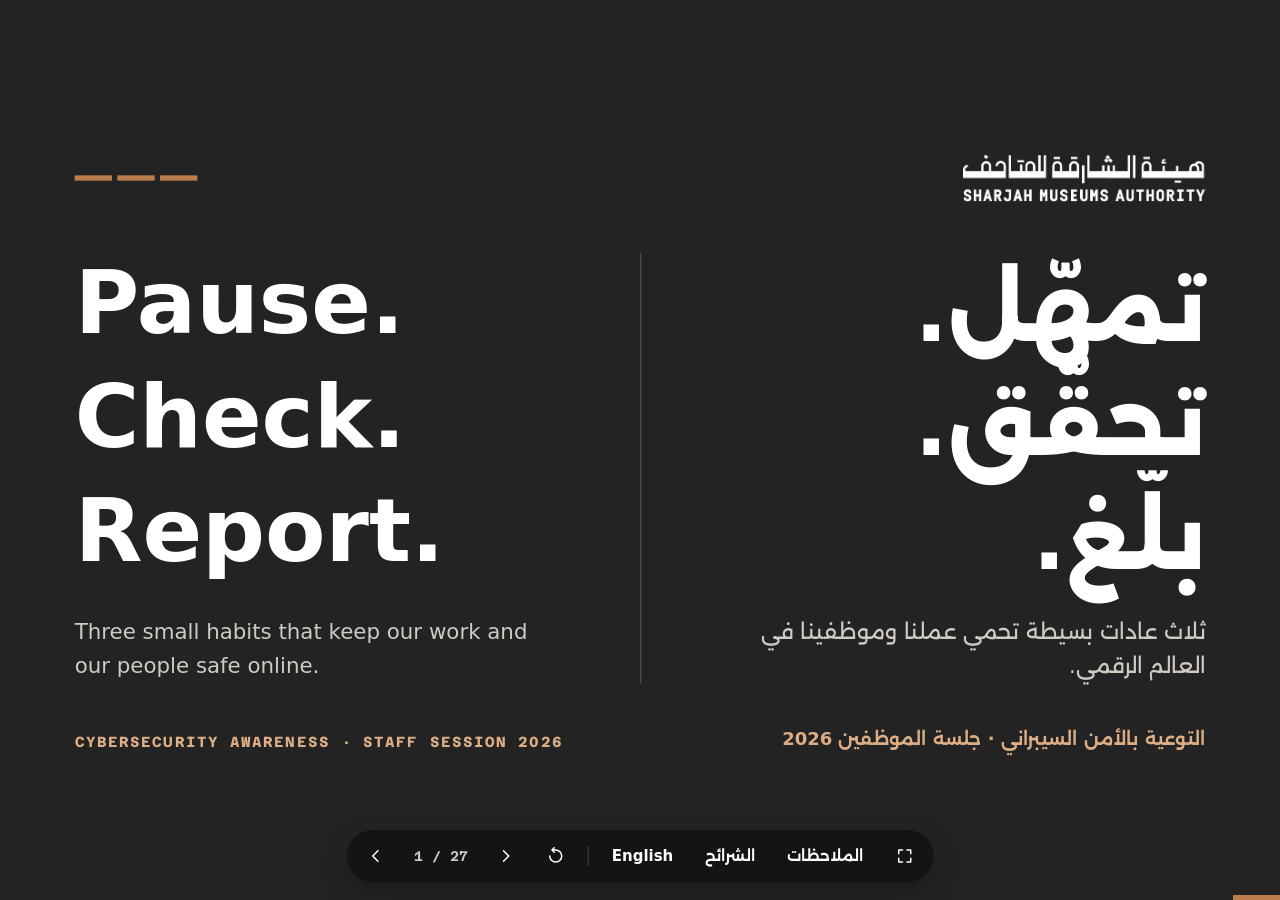
<file: cyber-awareness-2026/SMA-Cyber-Awareness.html>
<!DOCTYPE html>
<html lang="ar" dir="rtl" data-tone="dark">
<head>
<meta charset="utf-8">
<meta name="viewport" content="width=device-width, initial-scale=1">
<title>Cybersecurity awareness · Sharjah Museums Authority</title>
<!--
  SMA · Cyber awareness 2026. One self-contained file: fonts, logo, styles and
  script are embedded, so it opens offline. Generated by src/build.py; edit the
  files in src/ and rebuild rather than editing this file by hand.
-->
<style>
/* ==========================================================================
   SMA · Cyber awareness 2026
   A 1920x1080 stage scaled to the window. Off-white paper, black type and
   one copper accent, taken from the Sharjah Museums Authority identity.
   Motion: every slide plays once when it opens, then rests on its last frame.
   ========================================================================== */

/* ---- type: one family name per role, split by script with unicode-range -- */
@font-face{font-family:"SMA Text";src:url([data-uri]) format("woff2");font-weight:400 900;font-display:block;
  unicode-range:U+0000-00FF,U+0131,U+0152-0153,U+02BB-02BC,U+02C6,U+02DA,U+02DC,U+2000-206F,U+20AC,U+2122,U+2191,U+2193,U+2212,U+2215,U+FEFF,U+FFFD}
@font-face{font-family:"SMA Text";src:url([data-uri]) format("woff2");font-weight:100 900;font-display:block;
  unicode-range:U+0600-06FF,U+0750-077F,U+0870-088E,U+0890-0891,U+0897-08E1,U+08E3-08FF,U+200C-200F,U+FB50-FDFF,U+FE70-FE74,U+FE76-FEFC}
@font-face{font-family:"SMA Mono";src:url([data-uri]) format("woff2");font-weight:100 900;font-display:block;
  unicode-range:U+0000-00FF,U+0131,U+0152-0153,U+02BB-02BC,U+02C6,U+02DA,U+02DC,U+2000-206F,U+20AC,U+2122,U+2191,U+2193,U+2212,U+2215,U+FEFF,U+FFFD}
@font-face{font-family:"SMA Mono";src:url([data-uri]) format("woff2");font-weight:100 900;font-display:block;
  unicode-range:U+0600-06FF,U+0750-077F,U+0870-088E,U+0890-0891,U+0897-08E1,U+08E3-08FF,U+200C-200F,U+FB50-FDFF,U+FE70-FE74,U+FE76-FEFC}

:root{
  --paper:#F3F2EF; --card:#FFFFFF; --ink:#141414; --ink2:#55504A; --ink3:#6A645D;
  --line:#DEDAD3; --sand:#E7E4DE; --char:#232323;
  --copper:#BA7D4D; --copper-d:#8A5228; --copper-l:#DDAE85;
  --text:"SMA Text",system-ui,"Segoe UI",Tahoma,Arial,sans-serif;
  --mono:"SMA Mono",ui-monospace,Consolas,monospace;
  --ease:cubic-bezier(.16,1,.3,1);
  --s:1;
}

*,*::before,*::after{box-sizing:border-box}
html{height:100%;background:var(--paper);transition:background-color .6s var(--ease)}
html[data-tone=dark]{background:var(--char)}
body{height:100%;margin:0;overflow:hidden;color:var(--ink);font:400 32px/1.45 var(--text);
  -webkit-font-smoothing:antialiased;text-rendering:optimizeLegibility}
html[lang=ar] body{line-height:1.65}
h1,h2,h3,h4,p,ul,ol,figure,blockquote{margin:0;padding:0}
ul,ol{list-style:none}
button{font:inherit;color:inherit;background:none;border:0;padding:0;margin:0;cursor:pointer}
b,strong{font-weight:700}
bdi,.ltr{unicode-bidi:isolate;direction:ltr}
[hidden]{display:none!important}
::selection{background:var(--copper);color:#141414}
:focus{outline:none}
:focus-visible{outline:3px solid var(--copper);outline-offset:3px}
.ic{width:1em;height:1em;flex:none;fill:none;stroke:currentColor;stroke-width:2;stroke-linecap:round;stroke-linejoin:round}
.sprite{position:absolute;width:0;height:0;overflow:hidden}

/* ---- language: show one, keep the other for the small echo line ---------- */
html[lang=en] [lang=ar]:not(.keep),html[lang=ar] [lang=en]:not(.keep){display:none!important}
html[lang=en] .echo [lang=ar],html[lang=ar] .echo [lang=en]{display:inline!important}
html[lang=en] .echo [lang=en],html[lang=ar] .echo [lang=ar]{display:none!important}

/* ---- stage --------------------------------------------------------------- */
.stage{position:fixed;left:50%;top:var(--cy,50%);width:1920px;height:1080px;transform:translate(-50%,-50%) scale(var(--s));transform-origin:center;overflow:hidden}
.slide{position:absolute;inset:0;display:none;flex-direction:column;background:var(--paper);color:var(--ink)}
.slide.active{display:flex;z-index:2}
.slide.under{display:flex;z-index:1}
.slide.dark{background:var(--char);color:#fff}

/* header: wordmark, part name and where we are in the four parts */
.hd{flex:none;height:118px;margin:0 112px;display:flex;align-items:center;justify-content:space-between;border-bottom:2px solid var(--line)}
.logo{display:block;flex:none;width:254px;height:50px;background:url([data-uri]) center/contain no-repeat}
.sect{font:700 21px/1 var(--mono);letter-spacing:.1em;text-transform:uppercase;color:var(--copper-d);display:flex;align-items:center;gap:20px}
html[lang=ar] .sect{font:700 25px/1.3 var(--text);letter-spacing:0}
.segs{display:inline-flex;gap:6px}
.segs i{display:block;width:30px;height:6px;background:var(--line)}
.segs i.done{background:var(--ink)}
.segs i.now{background:var(--copper)}

/* body */
.bd{flex:1;min-height:0;padding:52px 112px 0;display:flex;flex-direction:column}
.title{font:800 76px/1.05 var(--text);letter-spacing:-.028em;text-wrap:balance;max-width:1560px}
html[lang=ar] .title{font-size:70px;line-height:1.32;letter-spacing:0}
.title.sm{font-size:62px;max-width:none}
html[lang=ar] .title.sm{font-size:56px}
.echo{margin-top:20px;font:500 26px/1.3 var(--text);color:var(--ink3)}
html[lang=en] .echo{font-size:27px;line-height:1.5;margin-top:10px}
.lead{margin-top:18px;font-size:33px;line-height:1.4;color:var(--ink2);max-width:1440px;text-wrap:pretty}
html[lang=ar] .lead{line-height:1.6}
.fill{flex:1;min-height:0;display:flex;flex-direction:column;justify-content:center;padding:24px 0 32px}

/* footer: source and date, slide number */
.ft{flex:none;height:96px;margin:0 112px;display:flex;align-items:center;justify-content:space-between;gap:48px;border-top:2px solid var(--line)}
.src{font-size:20px;line-height:1.35;color:var(--ink2);display:flex;align-items:baseline;gap:16px;max-width:1500px}
html[lang=ar] .src{font-size:21px;line-height:1.5}
.src>span:last-child{text-wrap:pretty}
.src-l{flex:none;font:700 17px/1 var(--mono);letter-spacing:.12em;text-transform:uppercase;color:var(--copper-d)}
html[lang=ar] .src-l{font:700 21px/1.3 var(--text);letter-spacing:0}
.pg{flex:none;font:600 20px/1 var(--mono);color:var(--ink3);letter-spacing:.04em;direction:ltr}

/* ==========================================================================
   Motion vocabulary. --t is the start time in seconds after the slide opens.
   Every element rests in its final state, so a slide opened with no animation
   (going back, print, reduced motion) is complete.
   ========================================================================== */
@keyframes rise{from{opacity:0;transform:translateY(28px)}}
@keyframes fade{from{opacity:0}}
@keyframes pop{0%{opacity:0;transform:scale(.55)}70%{opacity:1;transform:scale(1.06)}}
@keyframes growx{from{transform:scaleX(0)}}
@keyframes growy{from{transform:scaleY(0)}}
@keyframes draw{from{stroke-dashoffset:1}}
@keyframes lineup{from{clip-path:inset(-10% -2% 110% -2%);transform:translateY(.32em)}to{clip-path:inset(-10% -2% -40% -2%);transform:none}}
@keyframes under{from{background-size:0 4px}}
@keyframes wipe-ltr{from{clip-path:inset(0 0 0 100%)}to{clip-path:inset(0)}}
@keyframes wipe-rtl{from{clip-path:inset(0 100% 0 0)}to{clip-path:inset(0)}}
@keyframes shut{from{opacity:.0;transform:translateX(18px)}}

.slide.active .r{animation:rise .8s var(--ease) both}
.slide.active .a-fade{animation:fade .7s ease both}
.slide.active .a-pop{animation:pop .55s var(--ease) both}
.slide.active .a-line{animation:lineup .9s var(--ease) both}
.slide.active .a-grow{animation:growx .9s var(--ease) both}
.slide.active .a-draw{animation:draw .9s var(--ease) both}
.slide.active [style*="--t"]{animation-delay:calc(var(--t)*1s)}
.a-grow{transform-origin:left center}
html[dir=rtl] .a-grow{transform-origin:right center}
.a-draw{stroke-dasharray:1;stroke-dashoffset:0}

/* a change of wall colour wipes in from the reading direction */
.slide.active.wipe{animation:wipe-ltr .8s cubic-bezier(.65,0,.25,1) both}
html[dir=rtl] .slide.active.wipe{animation-name:wipe-rtl}

html.instant .slide.active,html.instant .slide.active *,html.instant .slide.active *::before,html.instant .slide.active *::after{animation:none!important}
@media (prefers-reduced-motion:reduce){
  .slide.active,.slide.active *,.slide.active *::before,.slide.active *::after{animation-duration:.01s!important;animation-delay:0s!important;animation-iteration-count:1!important}
}

/* ---- cover and close (dark, both languages at once) ---------------------- */
.cover{padding:96px 112px 88px;justify-content:space-between}
.cover-top{display:flex;align-items:center;justify-content:space-between}
.logo-w{display:block;flex:none;width:365px;height:72px;background:url([data-uri]) center/contain no-repeat}
.bars{display:inline-flex;gap:8px}
.bars i{display:block;width:56px;height:8px;background:var(--copper)}
.kick{font:700 22px/1.3 var(--mono);letter-spacing:.12em;text-transform:uppercase;color:var(--copper-l)}
.kick[lang=ar]{font:600 27px/1.4 var(--text);letter-spacing:0}
.duo{display:grid;grid-template-columns:1fr 1fr;align-items:end;direction:ltr}
.duo>div{display:flex;flex-direction:column}
.duo>[lang=en]{direction:ltr;text-align:left;padding-right:72px}
.duo>[lang=ar]{direction:rtl;text-align:right;padding-left:72px;border-left:2px solid rgba(255,255,255,.18)}
.cover-bot.duo>[lang=ar]{border-left-color:transparent}
.refrain{font:800 148px/1.02 var(--text);letter-spacing:-.035em}
.refrain span{display:block}
[lang=ar] .refrain{font-size:132px;line-height:1.3;letter-spacing:0}
.cover .lead{color:#CFCAC2;font-size:32px;max-width:720px;margin-top:40px}
.cover [lang=ar] .lead{margin-top:28px}
.cover-bot{font-size:24px}
.thanks{font:700 44px/1.3 var(--text);color:var(--copper-l);margin-top:36px}

/* ---- part dividers (dark) ------------------------------------------------ */
.divider{padding:96px 112px 84px;justify-content:space-between}
.div-mid{display:flex;align-items:center;gap:72px}
.div-n{flex:none;font:800 400px/.78 var(--text);letter-spacing:-.04em;color:var(--copper-l);direction:ltr;min-width:240px;text-align:center}
.div-t h2{font:800 124px/1.04 var(--text);letter-spacing:-.035em;text-wrap:balance;max-width:1200px}
html[lang=ar] .div-t h2{font-size:110px;line-height:1.3;letter-spacing:0}
.div-t .echo{color:#A8A29A;font-size:30px;margin-top:20px}
.div-t p.sub{margin-top:26px;font-size:38px;line-height:1.35;color:#CFCAC2;max-width:1100px}
html[lang=ar] .div-t p.sub{line-height:1.6}
.road{display:grid;grid-template-columns:repeat(4,1fr);gap:28px}
.road li{position:relative;padding-top:26px;font-size:25px;line-height:1.3;font-weight:600;color:#8F8A83;display:flex;gap:14px;align-items:baseline}
html[lang=ar] .road li{line-height:1.5}
.road li::before,.road li::after{content:"";position:absolute;inset-inline:0;top:0;height:6px;background:rgba(255,255,255,.16)}
.road li::after{background:#fff;transform:scaleX(0);transform-origin:left center}
html[dir=rtl] .road li::after{transform-origin:right center}
.road li.done{color:#CFCAC2}
.road li.done::after{transform:none}
.road li.now{color:#fff}
.road li.now::after{background:var(--copper);transform:none}
.slide.active .road li.now::after{animation:growx 1.3s var(--ease) .7s both}
.road .n{font:700 20px/1 var(--mono);color:inherit;opacity:.7;direction:ltr}
/* the same road map on paper (agenda) */
.road.light{gap:40px}
.road.light li{flex-direction:column;gap:10px;color:var(--ink);padding-top:38px}
.road.light li::before{background:var(--line)}
.road.light li::after{background:var(--copper);transform:none}
.slide.active .road.light li::after{animation:growx 1.1s var(--ease) both;animation-delay:calc(var(--t,0)*1s)}
.road.light .n{font:800 96px/1 var(--text);letter-spacing:-.04em;opacity:1;color:var(--copper-d)}
.road.light h3{font-size:42px;font-weight:800;line-height:1.14;letter-spacing:-.02em;text-wrap:balance}
html[lang=ar] .road.light h3{font-size:40px;line-height:1.4;letter-spacing:0}
.road.light p{font-size:27px;font-weight:400;color:var(--ink2);line-height:1.4}
html[lang=ar] .road.light p{line-height:1.6}
.promise{margin-top:52px;font-size:27px;color:var(--ink2);display:flex;gap:18px;align-items:center}
.promise::before{content:"";flex:none;width:44px;height:6px;background:var(--copper)}

/* ---- figures ------------------------------------------------------------- */
.fig{font:800 160px/1 var(--text);letter-spacing:-.04em;white-space:nowrap;font-variant-numeric:tabular-nums}
html[lang=ar] .fig{line-height:1.25;letter-spacing:0}
html[lang=ar] .fig bdi{letter-spacing:-.04em}
.fig .w{letter-spacing:-.02em;font-size:.6em}
html[lang=ar] .fig .w{letter-spacing:0}
.fig .q{display:block;font:700 26px/1.2 var(--text);letter-spacing:0;color:var(--copper-d);margin-bottom:6px}
html[lang=ar] .fig .q{font-size:28px;line-height:1.4;margin-bottom:0}
.fig-xl{font-size:190px}
.fig-m{font-size:110px}
.cap{margin-top:22px;font-size:33px;line-height:1.4;max-width:900px;text-wrap:pretty}
html[lang=ar] .cap{line-height:1.6}
.cap-s{font-size:28px;color:var(--ink2);margin-top:14px}
.pair{display:grid;grid-template-columns:1fr 1fr;gap:72px;margin-top:34px;padding-top:30px;border-top:2px solid var(--line)}
.pair li{display:grid;grid-template-columns:auto 1fr;gap:32px;align-items:center}
.pair .cap{margin:0;font-size:27px;color:var(--ink2)}
.split{display:grid;grid-template-columns:1fr 1fr;gap:80px;align-items:center}
.side{display:flex;flex-direction:column;gap:32px;border-inline-start:2px solid var(--line);padding-inline-start:64px}
.trio{display:grid;grid-template-columns:repeat(3,1fr);gap:64px}
.trio>li{position:relative;padding-top:36px}
.trio>li::before{content:"";position:absolute;inset-inline:0;top:0;height:6px;background:var(--copper);transform-origin:left center}
html[dir=rtl] .trio>li::before{transform-origin:right center}
.slide.active .trio>li::before{animation:growx 1s var(--ease) both;animation-delay:calc(var(--t,0)*1s)}
.trio .fig{font-size:94px}
.trio .cap{font-size:29px;color:var(--ink2);max-width:none}

/* one axis: last year's figure and this year's range */
.scale{position:relative;margin-top:22px;padding-top:84px;padding-bottom:38px}
.scale .track{position:relative;height:20px;border-bottom:2px solid var(--ink3)}
.scale .band{position:absolute;bottom:0;inset-inline-start:45%;width:55%;height:20px;background:var(--copper);border-radius:4px 4px 0 0}
.scale .dot{position:absolute;bottom:-9px;inset-inline-start:calc(25% - 10px);width:20px;height:20px;border-radius:50%;background:var(--ink);box-shadow:0 0 0 3px var(--paper)}
.scale .lab{position:absolute;top:0;font-size:24px;line-height:1.35;color:var(--ink2);white-space:nowrap}
.scale .lab b{display:block}
.scale .lab.l1{text-align:center}
.scale .lab b{color:var(--ink)}
.scale .lab.l1{inset-inline-start:25%;transform:translateX(-50%)}
html[dir=rtl] .scale .lab.l1{transform:translateX(50%)}
.scale .lab.l2{inset-inline-start:45%}
.scale .ticks{position:absolute;inset-inline:0;bottom:0;height:30px;font:500 20px/30px var(--mono);color:var(--ink3)}
.scale .ticks span{position:absolute;transform:translateX(-50%)}
html[dir=rtl] .scale .ticks span{transform:translateX(50%)}
.scale .ticks span:first-child{transform:none}
.scale .ticks span:last-child{transform:translateX(-100%)}
html[dir=rtl] .scale .ticks span:last-child{transform:translateX(100%)}

/* ---- statements ---------------------------------------------------------- */
.say{position:relative;padding-inline-start:96px}
.say::before{content:"\201C";position:absolute;inset-inline-start:0;top:-.08em;font:800 170px/1 var(--text);color:var(--copper)}
html[dir=rtl] .say::before{content:"\00AB";font-size:120px;top:.02em}
.say p{font:700 58px/1.18 var(--text);letter-spacing:-.02em;max-width:1440px;text-wrap:balance}
html[lang=ar] .say p{font-size:52px;line-height:1.5;letter-spacing:0}
.say cite{display:block;margin-top:20px;font-style:normal;font-size:25px;color:var(--ink2)}
.say.sm{margin-top:48px}
.say.sm::before{font-size:110px;color:var(--line)}
html[dir=rtl] .say.sm::before{font-size:84px}
.say.sm p{font-size:40px;font-weight:600;letter-spacing:-.01em}
html[lang=ar] .say.sm p{font-size:38px}
.note{margin-top:30px;display:flex;align-items:center;gap:20px;font-size:30px;font-weight:700;line-height:1.35}
html[lang=ar] .note{line-height:1.55}
.note::before{content:"";flex:none;width:44px;height:6px;background:var(--copper)}
.note cite{font-style:normal;font-weight:400;color:var(--ink2);font-size:.82em}

/* ---- what we protect: one outline drawn around three things -------------- */
.guard{position:relative;display:grid;grid-template-columns:repeat(3,1fr);padding:44px 12px 40px}
.guard>li{padding:6px 52px;border-inline-start:2px solid var(--line)}
.guard>li:first-child{border-inline-start:0}
.guard .ic{width:76px;height:76px;stroke-width:1.5;color:var(--copper-d)}
.guard h3{font-size:54px;font-weight:800;letter-spacing:-.02em;line-height:1.1;margin-top:14px}
html[lang=ar] .guard h3{font-size:50px;line-height:1.4;letter-spacing:0}
.guard p{font-size:28px;line-height:1.4;color:var(--ink2);margin-top:10px}
html[lang=ar] .guard p{line-height:1.6}
.guard>li.ring{position:absolute;inset:0;padding:0;border:4px solid var(--ink);pointer-events:none}
.slide.active .guard>li.ring{animation:wipe-rtl 1.5s cubic-bezier(.65,0,.25,1) both;animation-delay:calc(var(--t)*1s)}
html[dir=rtl] .slide.active .guard>li.ring{animation-name:wipe-ltr}
.guard>li.tag{position:absolute;top:-22px;inset-inline-end:56px;border:0;background:var(--ink);color:#fff;font-size:24px;font-weight:700;line-height:1;padding:10px 18px 10px 14px;display:flex;align-items:center;gap:10px}
.guard .tag .ic{width:24px;height:24px;color:var(--copper-l);stroke-width:2.2}

/* ---- three meanings of "secure" ------------------------------------------ */
.cia{display:grid;grid-template-columns:repeat(3,1fr)}
.cia>li{padding:0 56px;border-inline-start:2px solid var(--line)}
.cia>li:first-child{border-inline-start:0;padding-inline-start:0}
.cia svg{display:block;width:132px;height:132px;fill:none;stroke:var(--ink);stroke-width:5;stroke-linecap:round;stroke-linejoin:round;overflow:visible}
.cia svg .c{stroke:var(--copper)}
.cia h3{font-size:68px;font-weight:800;letter-spacing:-.03em;line-height:1.05;margin-top:30px}
html[lang=ar] .cia h3{font-size:62px;line-height:1.35;letter-spacing:0}
.cia .term{font-size:24px;color:var(--ink3);margin-top:6px}
.cia p.d{font-size:32px;line-height:1.4;color:var(--ink2);margin-top:16px;max-width:440px}
html[lang=ar] .cia p.d{line-height:1.6}
@keyframes shackle{from{transform:translateY(-16px)}}
.slide.active .cia .shackle{animation:shackle .6s var(--ease) both;animation-delay:calc(var(--t)*1s)}
@keyframes spin-in{from{stroke-dashoffset:1;transform:rotate(-90deg)}}

/* ---- six ways in: the hub ------------------------------------------------ */
.hub{position:relative;height:560px;display:grid;grid-template-columns:600px 1fr 600px;grid-template-rows:repeat(3,1fr)}
.hub svg.wires{position:absolute;inset:0;width:100%;height:100%;overflow:visible}
.hub .wires path{fill:none;stroke:var(--ink3);stroke-width:2.5}
.hub .wires circle.tip{fill:var(--copper)}
.hub .wires circle.halo{fill:none;stroke:var(--copper);stroke-width:3}
@keyframes halo{0%{opacity:0;transform:scale(.8)}35%{opacity:1}100%{opacity:0;transform:scale(1.5)}}
.hub .wires circle.halo{opacity:0;transform-origin:848px 280px}
.slide.active .hub .wires circle.halo{animation:halo 1.4s ease-out both;animation-delay:calc(var(--t)*1s)}
.hub .me{grid-column:2;grid-row:1/4;place-self:center;width:232px;height:232px;border-radius:50%;background:var(--ink);display:flex;flex-direction:column;align-items:center;justify-content:center;gap:2px;color:#fff;font-size:34px;font-weight:800;line-height:1.2;position:relative;z-index:1}
.hub .me .ic{width:68px;height:68px;stroke-width:1.6;color:var(--copper-l)}
.way{position:relative;z-index:1;display:flex;align-items:center;gap:24px}
.way:nth-of-type(-n+3){grid-column:1;flex-direction:row-reverse;text-align:end}
.way:nth-of-type(n+4){grid-column:3}
.slide.active .hub .wires path{stroke-dasharray:1;animation:draw .7s var(--ease) both;animation-delay:calc(var(--t)*1s)}
.hub .wires .tip{transform-box:fill-box;transform-origin:center}
.slide.active .hub .wires .tip{animation:pop .45s var(--ease) both;animation-delay:calc(var(--t)*1s + .45s)}
.w-l1{--t:.8}.w-l2{--t:1.2}.w-l3{--t:1.6}.w-r1{--t:2.0}.w-r2{--t:2.4}.w-r3{--t:2.8}
html[dir=rtl] .w-r1{--t:.8}html[dir=rtl] .w-r2{--t:1.2}html[dir=rtl] .w-r3{--t:1.6}html[dir=rtl] .w-l1{--t:2.0}html[dir=rtl] .w-l2{--t:2.4}html[dir=rtl] .w-l3{--t:2.8}
.way:nth-of-type(1),.way:nth-of-type(4){grid-row:1}
.way:nth-of-type(2),.way:nth-of-type(5){grid-row:2}
.way:nth-of-type(3),.way:nth-of-type(6){grid-row:3}
.way .ring{flex:none;width:92px;height:92px;border:2.5px solid var(--ink);border-radius:50%;display:grid;place-items:center;background:var(--paper)}
.way .ring .ic{width:44px;height:44px;stroke-width:1.7}
.way h3{font-size:38px;font-weight:800;line-height:1.15;letter-spacing:-.02em}
html[lang=ar] .way h3{font-size:36px;line-height:1.4;letter-spacing:0}
.way p{font-size:25px;color:var(--ink2);line-height:1.3}
html[lang=ar] .way p{line-height:1.5}

/* ---- specimen + numbered signs (messages, apps) -------------------------- */
.two{display:grid;grid-template-columns:1fr 1.08fr;gap:84px;align-items:center}
.msg{background:var(--card);border:2px solid var(--line);border-radius:16px;padding:32px 36px 36px;position:relative}
.msg-h{display:flex;align-items:center;justify-content:space-between;font-size:22px;color:var(--ink3);margin-bottom:20px}
.eg{font:700 17px/1 var(--mono);letter-spacing:.1em;text-transform:uppercase;color:var(--copper-d);border:2px solid var(--copper);padding:8px 12px}
html[lang=ar] .eg{font:700 20px/1.2 var(--text);letter-spacing:0}
.bubble{background:var(--sand);border-radius:16px;padding:28px 32px;font-size:31px;line-height:1.55;transform-origin:left bottom}
html[dir=rtl] .bubble{transform-origin:right bottom;line-height:1.8}
.bubble bdi{white-space:nowrap}
.bubble mark,.listing mark{color:inherit;background:linear-gradient(var(--copper),var(--copper)) no-repeat left 100%/100% 4px;padding-bottom:3px;-webkit-box-decoration-break:clone;box-decoration-break:clone}
html[dir=rtl] .bubble mark,html[dir=rtl] .listing mark{background-position:right 100%}
.slide.active mark{animation:under .7s var(--ease) both;animation-delay:calc(var(--t)*1s)}
.typing{position:absolute;inset-inline-start:36px;bottom:36px;display:flex;gap:8px;background:var(--sand);border-radius:16px;padding:20px 22px;opacity:0}
.typing i{width:12px;height:12px;border-radius:50%;background:var(--ink3)}
@keyframes typing{0%,100%{opacity:0}10%,85%{opacity:1}}
@keyframes bob{0%,100%{transform:none}50%{transform:translateY(-7px)}}
.slide.active .typing{animation:typing 1s linear both}
.slide.active .typing i{animation:bob .5s ease-in-out 2}
.slide.active .typing i:nth-child(2){animation-delay:.12s}
.slide.active .typing i:nth-child(3){animation-delay:.24s}
.pin{display:inline-grid;place-items:center;width:38px;height:38px;border-radius:50%;background:var(--ink);color:#fff;font:700 20px/1 var(--mono);vertical-align:middle;margin-inline:6px 2px;direction:ltr}
.signs li{display:flex;align-items:center;gap:24px;padding:19px 0;border-top:2px solid var(--line);font-size:33px;font-weight:600;line-height:1.3}
html[lang=ar] .signs li{line-height:1.5}
.signs li:last-child{border-bottom:2px solid var(--line)}
.signs .pin{width:46px;height:46px;font-size:23px;margin:0;flex:none}
.signs small{display:block;font-size:.76em;font-weight:400;color:var(--ink2)}
.signs.tight li{padding:13px 0;font-size:30px}
.todo{margin-top:30px}
.todo h3{font:700 19px/1 var(--mono);letter-spacing:.12em;text-transform:uppercase;color:var(--copper-d);margin:0 0 14px}
html[lang=ar] .todo h3{font:700 24px/1.3 var(--text);letter-spacing:0}
.chips{display:flex;flex-wrap:wrap;gap:14px}
.chips li{border:2px solid var(--ink);padding:11px 20px;font-size:26px;font-weight:600;line-height:1.25;background:var(--card);display:flex;align-items:center;gap:12px}
html[lang=ar] .chips li{line-height:1.45}
.chips .ic{width:26px;height:26px;stroke-width:2.6;color:var(--copper-d)}
.chips .ic{stroke-dasharray:1;stroke-dashoffset:0}
.slide.active .chips .ic{animation:draw .5s ease-out both;animation-delay:calc(var(--t)*1s)}

/* an app-store listing (invented) */
.listing{background:var(--card);border:2px solid var(--line);border-radius:16px;padding:32px 36px 30px;font-size:27px;line-height:1.4}
.listing .top{display:flex;gap:26px;align-items:center;margin-bottom:22px}
.listing .tile{flex:none;position:relative;width:112px;height:112px;border-radius:24px;background:var(--copper);display:grid;place-items:center;color:#fff}
.listing .tile .ic{width:60px;height:60px;stroke-width:1.8}
.listing .tile .pin{position:absolute;inset-inline-end:-14px;top:-14px;margin:0}
.listing h3{font-size:38px;font-weight:800;line-height:1.2;letter-spacing:-.01em}
html[lang=ar] .listing h3{letter-spacing:0;line-height:1.4}
.listing .row{display:flex;align-items:center;gap:14px;padding:13px 0;border-top:2px solid var(--line);min-height:68px}
.listing .row .k{flex:none;width:170px;color:var(--ink3);font-size:23px}
.listing .stars{display:inline-flex;gap:3px;color:var(--copper);margin-inline-end:10px}
.listing .stars .ic{width:26px;height:26px;fill:currentColor;stroke:none}
.listing .eg{position:absolute}
.listing{position:relative}
html[lang=ar] .listing{line-height:1.6}
.listing .eg{inset-inline-end:28px;top:28px}

/* ---- sign-in (account theft, second step) -------------------------------- */
.login{background:var(--card);border:2px solid var(--line);border-radius:16px;padding:24px 34px 26px;font-size:27px;position:relative}
.login h3{font-size:28px;font-weight:800;margin-bottom:12px;line-height:1.3}
.field{border:2px solid var(--line);border-radius:10px;padding:6px 20px 8px;margin-bottom:12px}
.field small{display:block;font-size:20px;color:var(--ink3);line-height:1.3}
.field span{display:block;font-size:30px;font-weight:600;line-height:1.3;direction:ltr;text-align:start;unicode-bidi:plaintext}
.field .dots{letter-spacing:.2em;font-size:34px;line-height:1.14;width:max-content;max-width:100%}
html[dir=rtl] .field .dots{margin-inline-start:auto;direction:rtl}
@keyframes typein{from{clip-path:inset(0 100% 0 0)}to{clip-path:inset(0 0 0 0)}}
@keyframes typein-rtl{from{clip-path:inset(0 0 0 100%)}to{clip-path:inset(0 0 0 0)}}
.slide.active .dots{animation:typein 1.3s steps(9,end) both;animation-delay:calc(var(--t)*1s)}
html[dir=rtl] .slide.active .dots{animation-name:typein-rtl}
.btn{display:block;background:var(--ink);color:#fff;font-weight:700;text-align:center;border-radius:10px;padding:10px;font-size:27px;line-height:1.4}
@keyframes press{0%,100%{transform:none}45%{transform:scale(.96);background:var(--copper-d)}}
.slide.active .btn{animation:press .5s ease both;animation-delay:calc(var(--t)*1s)}
.verdict{margin-top:14px;display:flex;align-items:center;gap:14px;font-size:30px;font-weight:800;line-height:1.3}
.verdict .ic{width:40px;height:40px;stroke-width:2.6;flex:none;padding:7px;border-radius:50%;background:var(--copper);color:#141414}
.verdict.ok .ic{background:var(--ink);color:#fff}
.verdict small{font-weight:400;color:var(--ink2);font-size:.82em}
.prompt{margin-top:14px;border:2px solid var(--ink);border-radius:10px;padding:14px 20px;display:flex;align-items:center;gap:18px;font-size:26px;font-weight:600;line-height:1.3;background:var(--paper)}
.prompt .ic{width:44px;height:44px;flex:none;stroke-width:1.6}
.prompt b{margin-inline-start:auto;flex:none;background:var(--ink);color:#fff;padding:6px 18px;border-radius:8px}
.harm{display:grid;gap:0}
.harm li{display:flex;align-items:center;gap:22px;padding:20px 0;border-top:2px solid var(--line);font-size:38px;font-weight:700;line-height:1.3}
html[lang=ar] .harm li{font-size:36px;line-height:1.5}
.harm li:last-child{border-bottom:2px solid var(--line)}
.harm li::before{content:"";flex:none;width:26px;height:6px;background:var(--copper)}

/* ---- files being locked (ransomware) ------------------------------------- */
.files{background:var(--card);border:2px solid var(--line);border-radius:16px;padding:26px 34px 30px;position:relative;font-size:28px}
.files-h{display:flex;justify-content:space-between;align-items:center;font-size:22px;color:var(--ink3);margin-bottom:10px}
.files li{position:relative;display:flex;align-items:center;gap:20px;padding:13px 0;border-top:2px solid var(--line);font-weight:600}
.files li>.ic{width:36px;height:36px;stroke-width:1.7;color:var(--ink3)}
.files .nm{position:relative}
.files .lk{margin-inline-start:auto}
.files .nm::after{content:"";position:absolute;inset:-2px -8px;background:var(--ink);transform-origin:left center}
html[dir=rtl] .files .nm::after{transform-origin:right center}
.slide.active .files .nm::after{animation:growx .45s cubic-bezier(.65,0,.25,1) both;animation-delay:calc(var(--t)*1s)}
.files .lk{width:34px;height:34px;color:var(--copper-d);stroke-width:2.2}
.slide.active .files .lk{animation:pop .45s var(--ease) both;animation-delay:calc(var(--t)*1s + .3s)}
.ransom{margin-top:18px;background:var(--ink);color:#fff;padding:20px 26px;border-radius:10px;display:flex;align-items:center;justify-content:space-between;gap:24px;font-size:28px;font-weight:600;line-height:1.35}
html[lang=ar] .ransom{line-height:1.55}
.stamp{flex:none;border:3px solid var(--copper-l);color:var(--copper-l);font-weight:800;font-size:30px;padding:6px 20px;transform:rotate(-4deg);line-height:1.3}
@keyframes stamp{0%{opacity:0;transform:rotate(-4deg) scale(1.9)}60%{opacity:1;transform:rotate(-4deg) scale(.94)}100%{transform:rotate(-4deg) scale(1)}}
.slide.active .stamp{animation:stamp .5s cubic-bezier(.3,1.3,.5,1) both;animation-delay:calc(var(--t)*1s)}
.facts li{padding:18px 0;border-top:2px solid var(--line);font-size:31px;line-height:1.4}
html[lang=ar] .facts li{line-height:1.6}
.facts li:last-child{border-bottom:2px solid var(--line)}
.facts b{font-weight:800}
.facts cite{display:block;font-style:normal;font-size:22px;color:var(--ink3);margin-top:4px}

/* ---- a video call (deepfake) --------------------------------------------- */
.call{position:relative;background:var(--char);border-radius:16px;height:440px;overflow:hidden;color:#fff;display:grid;place-items:center}
.call .face{width:180px;height:180px;color:#8F8A83;stroke-width:1.1;margin-top:70px}
.call .who{position:absolute;inset-inline-start:26px;bottom:24px;display:flex;align-items:center;gap:16px;font-size:24px;font-weight:600;background:rgba(0,0,0,.45);padding:10px 18px;border-radius:10px}
.wave{display:inline-flex;gap:5px;align-items:center;height:30px}
.wave i{width:5px;height:100%;background:var(--copper-l);border-radius:3px;transform:scaleY(.25)}
@keyframes talk{0%,100%{transform:scaleY(.25)}50%{transform:scaleY(1)}}
.slide.active .wave i{animation:talk .5s ease-in-out 9}
.slide.active .wave i:nth-child(2){animation-delay:.1s}
.slide.active .wave i:nth-child(3){animation-delay:.22s}
.slide.active .wave i:nth-child(4){animation-delay:.05s}
.slide.active .wave i:nth-child(5){animation-delay:.3s}
.call .says{position:absolute;inset-inline-end:26px;top:24px;max-width:56%;background:#fff;color:var(--ink);border-radius:14px;padding:14px 20px;font-size:25px;font-weight:600;line-height:1.35}
html[lang=ar] .call .says{line-height:1.55}
.call .scan{position:absolute;inset-block:0;inset-inline-start:0;width:6px;background:var(--copper);box-shadow:0 0 40px 12px rgba(186,125,77,.45);opacity:0}
@keyframes scan{0%{opacity:0;inset-inline-start:0}8%{opacity:1}92%{opacity:1}100%{opacity:0;inset-inline-start:100%}}
.slide.active .call .scan{animation:scan 1.5s cubic-bezier(.65,0,.25,1) both;animation-delay:calc(var(--t)*1s)}
.call .tagrow{position:absolute;inset-inline-end:26px;bottom:24px;display:grid}
.call .eg{position:absolute;inset-inline-start:26px;top:26px;color:var(--copper-l);border-color:var(--copper-l)}
.call .tagrow span{grid-area:1/1;justify-self:end;font-size:24px;font-weight:800;padding:10px 18px;border-radius:10px;line-height:1.3;white-space:nowrap}
.call .t-real{background:rgba(255,255,255,.16);opacity:0}
.call .t-ai{background:var(--copper);color:#141414}
@keyframes blink-out{0%{opacity:0}12%,82%{opacity:1}100%{opacity:0}}
.slide.active .call .t-real{animation:blink-out 2.9s ease both;animation-delay:.9s}
.claims{display:grid;gap:0}
.claims li{padding:20px 0;border-top:2px solid var(--line)}
.claims li:last-child{border-bottom:2px solid var(--line)}
.claims p{font-size:33px;font-weight:600;line-height:1.32;text-wrap:pretty}
html[lang=ar] .claims p{font-size:31px;line-height:1.55}
.claims cite{display:block;margin-top:6px;font-style:normal;font-size:22px;color:var(--ink3)}
.action{margin-top:26px;background:var(--ink);color:#fff;padding:22px 32px;font-size:34px;font-weight:700;display:flex;align-items:center;gap:22px;line-height:1.3}
.action .ic{width:38px;height:38px;color:var(--copper-l);stroke-width:2.4}

/* ---- ranked bars (incident types) ---------------------------------------- */
.bars-chart{display:grid;gap:0}
.bars-chart li{display:grid;grid-template-columns:600px 1fr;align-items:center;gap:0 36px;padding:8px 0;border-top:2px solid var(--line)}
.bars-chart li:last-child{border-bottom:2px solid var(--line)}
.bars-chart h3{font-size:31px;font-weight:800;line-height:1.2;letter-spacing:-.01em}
html[lang=ar] .bars-chart h3{font-size:29px;letter-spacing:0;line-height:1.35}
.bars-chart p{font-size:23px;color:var(--ink2);line-height:1.3}
html[lang=ar] .bars-chart p{font-size:22px;line-height:1.4}
.bars-chart .trk{display:flex;align-items:center;gap:20px}
.bars-chart .trk i{flex:none;height:24px;width:calc(var(--v)*2.15%);background:var(--copper);border-radius:0 4px 4px 0}
html[dir=rtl] .bars-chart .trk i{border-radius:4px 0 0 4px}
.bars-chart .val{font:800 40px/1 var(--text);letter-spacing:-.03em;font-variant-numeric:tabular-nums}

/* ---- pause, check, report: a line through three stops -------------------- */
.path3{position:relative;display:grid;grid-template-columns:repeat(3,1fr);gap:64px;padding-top:70px}
.path3::before{content:"";position:absolute;top:18px;inset-inline:0;height:6px;background:var(--line)}
.path3 .run{position:absolute;top:18px;inset-inline:0;height:6px;background:var(--copper)}
.slide.active .path3 .run{animation:growx 2.6s linear both;animation-delay:.5s}
.path3 li{position:relative}
.path3 li::before{content:"";position:absolute;top:-70px;inset-inline-start:0;width:42px;height:42px;border-radius:50%;background:var(--ink);box-shadow:0 0 0 8px var(--paper)}
.slide.active .path3 li::before{animation:pop .5s var(--ease) both;animation-delay:calc(var(--t)*1s)}
.path3 h3{font:800 112px/1 var(--text);letter-spacing:-.035em}
html[lang=ar] .path3 h3{font-size:104px;line-height:1.3;letter-spacing:0}
.path3 p{font-size:31px;line-height:1.4;color:var(--ink2);margin-top:18px;max-width:460px}
html[lang=ar] .path3 p{line-height:1.6}

/* ---- ticks, rows --------------------------------------------------------- */
.ticks li{position:relative;padding:14px 0;padding-inline-start:54px;font-size:31px;line-height:1.35;border-top:2px solid var(--line)}
html[lang=ar] .ticks li{line-height:1.55}
.ticks li:last-child{border-bottom:2px solid var(--line)}
.ticks li::before{content:"";position:absolute;inset-inline-start:4px;top:1.02em;width:22px;height:6px;background:var(--copper)}
html[lang=ar] .ticks li::before{top:1.25em}
.flow{display:flex;align-items:center;gap:14px;font-size:25px;font-weight:700;line-height:1.25;flex-wrap:nowrap}
html[lang=ar] .flow{line-height:1.45}
.flow>span{display:flex;align-items:center;gap:10px;border:2px solid var(--ink);padding:10px 16px;background:var(--card);white-space:nowrap}
.flow>span.end{background:var(--ink);color:#fff}
.flow .ic{width:26px;height:26px;stroke-width:2.6;color:var(--copper-d)}
.flow>span.end .ic{color:var(--copper-l)}
.flow>i{flex:1;min-width:20px;height:3px;background:var(--ink)}
.trace{position:relative;display:flex;gap:0;margin-top:26px;padding-top:26px}
.trace::before{content:"";position:absolute;top:8px;inset-inline:0;height:3px;background:var(--copper);transform-origin:left center}
html[dir=rtl] .trace::before{transform-origin:right center}
.slide.active .trace::before{animation:growx 1.8s linear both;animation-delay:1s}
.trace li{position:relative;flex:1;font-size:26px;font-weight:700}
.trace li::before{content:"";position:absolute;top:-27px;inset-inline-start:0;width:20px;height:20px;border-radius:50%;background:var(--ink);box-shadow:0 0 0 4px var(--paper)}
.slide.active .trace li::before{animation:pop .4s var(--ease) both;animation-delay:calc(var(--t)*1s)}
.rows li{display:grid;grid-template-columns:430px 1fr;align-items:baseline;gap:0 48px;padding:22px 0;border-top:2px solid var(--line)}
.rows li:last-child{border-bottom:2px solid var(--line)}
.rows h3{font-size:36px;font-weight:800;line-height:1.25;letter-spacing:-.01em}
html[lang=ar] .rows h3{letter-spacing:0;line-height:1.5}
.rows p{font-size:30px;line-height:1.4}
html[lang=ar] .rows p{line-height:1.6}
.habits li{display:flex;align-items:center;gap:30px;padding:19px 0;border-top:2px solid var(--line);font-size:40px;font-weight:600;line-height:1.3}
html[lang=ar] .habits li{font-size:38px;line-height:1.55}
.habits li:last-child{border-bottom:2px solid var(--line)}
.habits .ic{width:50px;height:50px;padding:10px;border-radius:50%;background:var(--ink);color:var(--copper-l);stroke-width:3}
.habits .ic{stroke-dasharray:1;stroke-dashoffset:0}
.slide.active .habits .ic{animation:draw .5s ease-out both;animation-delay:calc(var(--t)*1s + .25s)}

/* ---- contact line -------------------------------------------------------- */
.contact{display:inline-block;min-width:1em;font-weight:700;color:var(--copper-d);unicode-bidi:plaintext}
.contact:empty::before{content:attr(data-ph);font-weight:400;color:var(--ink3);border-bottom:2px dashed var(--ink3)}
html.fs .contact:empty{display:none}
.contact:focus{outline:2px dashed var(--copper);outline-offset:6px}

/* ---- sources ------------------------------------------------------------- */
.refs{columns:2;column-gap:72px}
.refs li{break-inside:avoid;padding:9px 0 10px;border-top:2px solid var(--line);display:grid;grid-template-columns:196px 1fr;gap:2px 20px;font-size:20px;line-height:1.3}
.refs time{font:600 17px/1.5 var(--mono);color:var(--copper-d);direction:ltr;unicode-bidi:isolate;text-align:start}
html[lang=ar] .refs time{font:600 19px/1.5 var(--text)}
.refs b{font-weight:700;direction:ltr;unicode-bidi:isolate;text-align:start;display:block}
html[lang=ar] .refs b{text-align:end}
.refs .url{grid-column:2;font:500 15px/1.35 var(--mono);color:var(--ink2);direction:ltr;unicode-bidi:isolate;overflow-wrap:anywhere;display:block;text-align:start}
html[lang=ar] .refs .url{text-align:end}
.fine{margin-top:16px;font-size:20px;line-height:1.5;color:var(--ink2);max-width:1640px}

/* ---- speaker notes (hidden on the slide) --------------------------------- */
.notes{display:none}

/* ---- progress, controls, overlays (outside the stage) -------------------- */
.prog{position:fixed;inset-inline-start:0;bottom:0;height:5px;background:var(--copper);width:0;transition:width .6s var(--ease);z-index:30}
.bar{position:fixed;left:50%;bottom:18px;transform:translateX(-50%);z-index:40;display:flex;align-items:center;gap:6px;padding:7px;background:rgba(20,20,20,.92);color:#fff;border-radius:999px;
  font:600 15px/1 var(--text);box-shadow:0 10px 30px -10px rgba(0,0,0,.5);transition:opacity .4s,transform .4s var(--ease);direction:ltr}
.bar.idle{opacity:0;transform:translate(-50%,12px);pointer-events:none}
.bar button{height:38px;min-width:38px;padding:0 13px;border-radius:999px;display:inline-flex;align-items:center;justify-content:center;gap:8px;white-space:nowrap;transition:background-color .15s,transform .1s}
.bar button:hover{background:rgba(255,255,255,.14)}
.bar button:active{transform:scale(.94)}
.bar button[aria-pressed=true]{background:var(--copper);color:#141414}
.bar svg{width:18px;height:18px;fill:none;stroke:currentColor;stroke-width:2;stroke-linecap:round;stroke-linejoin:round}
.bar .count{font:600 14px/1 var(--mono);padding:0 10px;color:#CFCAC2;min-width:74px;text-align:center;white-space:nowrap}
.bar .sep{width:1px;height:20px;background:rgba(255,255,255,.2);margin:0 4px}
.bar .lang-b{font-weight:700}

.sheet{position:fixed;inset:0;z-index:50;background:rgba(20,20,20,.55);display:none;align-items:center;justify-content:center;padding:4vh 4vw}
.sheet.open{display:flex}
.sheet-in{background:var(--paper);color:var(--ink);width:min(1040px,100%);max-height:100%;overflow:auto;padding:28px 34px 24px;font:400 16px/1.5 var(--text);border-top:6px solid var(--copper);scrollbar-color:var(--ink3) transparent;scrollbar-width:thin}
.sheet h2{font:800 26px/1.2 var(--text);margin-bottom:12px}
.toc{columns:2;column-gap:32px}
.toc button{display:flex;gap:14px;align-items:baseline;width:100%;text-align:start;padding:7px 10px;border-top:1px solid var(--line);break-inside:avoid;font-size:16px}
.toc button:hover{background:var(--sand)}
.toc button[aria-current=true]{background:var(--ink);color:#fff}
.toc button.part{font-weight:800}
.toc .n{font:600 13px/1 var(--mono);color:var(--copper-d);min-width:24px}
.toc button[aria-current=true] .n{color:var(--copper-l)}
.keys{margin-top:16px;padding-top:12px;border-top:1px solid var(--line);font-size:14px;color:var(--ink2);display:flex;flex-wrap:wrap;gap:6px 22px}
.keys kbd{font:600 12px/1 var(--mono);border:1px solid var(--ink3);border-radius:4px;padding:3px 6px;margin-inline-end:6px;color:var(--ink);direction:ltr;unicode-bidi:isolate;display:inline-block}

.np{position:fixed;inset-inline:0;bottom:0;z-index:35;background:rgba(20,20,20,.96);color:#fff;padding:20px 5vw 76px;font:400 clamp(15px,1.5vw,22px)/1.6 var(--text);display:none;max-height:42vh;overflow:auto;border-top:4px solid var(--copper);scrollbar-color:#77716A transparent;scrollbar-width:thin}
.np.open{display:block}
.np h3{font:700 12px/1 var(--mono);letter-spacing:.12em;text-transform:uppercase;color:var(--copper-l);margin-bottom:8px}
html[lang=ar] .np h3{font:700 15px/1.3 var(--text);letter-spacing:0}
.np p{max-width:75em}

/* ---- without JavaScript: a readable stacked document --------------------- */
html:not(.js) body{overflow:auto;height:auto}
html:not(.js) .stage{position:static;transform:none;width:auto;height:auto;max-width:1920px;margin:0 auto}
html:not(.js) .slide{position:relative;display:flex;min-height:1080px;border-bottom:2px solid var(--line)}
html:not(.js) .bar,html:not(.js) .prog{display:none}

/* ---- print: one slide per page ------------------------------------------- */
@page{size:1920px 1080px;margin:0}
@media print{
  html,body{height:auto;overflow:visible;background:#fff}
  .stage{position:static;top:auto;transform:none;width:1920px;height:auto;overflow:visible}
  .slide{position:relative;display:flex!important;width:1920px;height:1080px;break-after:page;page-break-after:always;-webkit-print-color-adjust:exact;print-color-adjust:exact}
  .slide,.slide *,.slide *::before,.slide *::after{animation:none!important}
  .bar,.prog,.sheet,.np{display:none!important}
  .contact:empty{display:none}
}

</style>
</head>
<body>

<!-- one icon set, drawn on a 24 grid with a single stroke -->
<svg class="sprite" aria-hidden="true">
  <symbol id="i-doc" viewBox="0 0 24 24"><path d="M6 3h8l4 4v14H6z"/><path d="M14 3v4h4M9 12h6M9 16h6"/></symbol>
  <symbol id="i-devices" viewBox="0 0 24 24"><rect x="2" y="5" width="13" height="9" rx="1"/><path d="M1 17h14"/><rect x="17" y="8" width="6" height="12" rx="1.5"/></symbol>
  <symbol id="i-key" viewBox="0 0 24 24"><circle cx="8" cy="15" r="4"/><path d="M11 12l9-9M16 7l3 3M13.5 9.5l2 2"/></symbol>
  <symbol id="i-lock" viewBox="0 0 24 24"><rect x="5" y="11" width="14" height="10" rx="2"/><path d="M8 11V7a4 4 0 018 0v4"/></symbol>
  <symbol id="i-check" viewBox="0 0 24 24"><path pathLength="1" d="M5 12.5l4.5 4.5L19 7.5"/></symbol>
  <symbol id="i-x" viewBox="0 0 24 24"><path d="M6 6l12 12M18 6L6 18"/></symbol>
  <symbol id="i-msg" viewBox="0 0 24 24"><path d="M4 5h16v11H10l-5 4v-4H4z"/></symbol>
  <symbol id="i-app" viewBox="0 0 24 24"><rect x="4" y="4" width="7" height="7" rx="1.5"/><rect x="13" y="4" width="7" height="7" rx="1.5"/><rect x="4" y="13" width="7" height="7" rx="1.5"/><rect x="13" y="13" width="7" height="7" rx="1.5"/></symbol>
  <symbol id="i-file" viewBox="0 0 24 24"><path d="M3 6h7l2 2h9v11H3z"/></symbol>
  <symbol id="i-video" viewBox="0 0 24 24"><rect x="3" y="6" width="13" height="12" rx="2"/><path d="M16 10l5-3v10l-5-3z"/></symbol>
  <symbol id="i-globe" viewBox="0 0 24 24"><circle cx="12" cy="12" r="9"/><path d="M3 12h18M12 3c3 3.5 3 14.5 0 18M12 3c-3 3.5-3 14.5 0 18"/></symbol>
  <symbol id="i-user" viewBox="0 0 24 24"><circle cx="12" cy="8" r="4"/><path d="M4 21c0-4.4 3.6-7 8-7s8 2.6 8 7"/></symbol>
  <symbol id="i-box" viewBox="0 0 24 24"><path d="M3 8l9-5 9 5v8l-9 5-9-5z"/><path d="M3 8l9 5 9-5M12 13v8"/></symbol>
  <symbol id="i-star" viewBox="0 0 24 24"><path d="M12 3l2.7 5.6 6.1.8-4.5 4.2 1.1 6-5.4-3-5.4 3 1.1-6L3.2 9.4l6.1-.8z"/></symbol>
  <symbol id="i-phone" viewBox="0 0 24 24"><rect x="7" y="2" width="10" height="20" rx="2"/><path d="M11 18h2"/></symbol>
</svg>

<main class="stage" id="stage">

<!-- 1 ─ COVER ─────────────────────────────────────────────────────────── -->
<section class="slide dark cover active" data-title-en="Pause. Check. Report." data-title-ar="تمهّل. تحقّق. بلّغ.">
  <div class="cover-top">
    <span class="logo-w a-fade" style="--t:.1" role="img" aria-label="Sharjah Museums Authority · هيئة الشارقة للمتاحف"></span>
    <span class="bars" aria-hidden="true"><i class="a-grow" style="--t:.5"></i><i class="a-grow" style="--t:1.0"></i><i class="a-grow" style="--t:1.5"></i></span>
  </div>
  <div class="duo">
    <div lang="en" class="keep">
      <h1 class="refrain"><span class="a-line" style="--t:.5">Pause.</span><span class="a-line" style="--t:1.0">Check.</span><span class="a-line" style="--t:1.5">Report.</span></h1>
      <p class="lead r" style="--t:2.2">Three small habits that keep our work and our people safe online.</p>
    </div>
    <div lang="ar" class="keep">
      <h1 class="refrain"><span class="a-line" style="--t:.5">تمهّل.</span><span class="a-line" style="--t:1.0">تحقّق.</span><span class="a-line" style="--t:1.5">بلّغ.</span></h1>
      <p class="lead r" style="--t:2.2">ثلاث عادات بسيطة تحمي عملنا وموظفينا في العالم الرقمي.</p>
    </div>
  </div>
  <div class="duo cover-bot a-fade" style="--t:2.6">
    <p lang="en" class="keep kick">Cybersecurity awareness · Staff session 2026</p>
    <p lang="ar" class="keep kick">التوعية بالأمن السيبراني · جلسة الموظفين 2026</p>
  </div>
  <aside class="notes"><span lang="en" dir="ltr">Welcome everyone. This session is practical, and nobody needs a technical background. The three words on the screen are the whole message: pause, check, report. We will come back to them at the end. Press L at any time to switch between Arabic and English, and R to replay a slide's animation.</span><span lang="ar" dir="rtl">رحّب بالحضور. هذه الجلسة عملية ولا تحتاج إلى أي خلفية تقنية. الكلمات الثلاث على الشاشة هي خلاصة الجلسة: تمهّل، تحقّق، بلّغ، وسنعود إليها في النهاية. اضغط حرف L في أي وقت للتبديل بين العربية والإنجليزية، وحرف R لإعادة حركة الشريحة.</span></aside>
</section>

<!-- 2 ─ THE FOUR PARTS ────────────────────────────────────────────────── -->
<section class="slide">
  <header class="hd"><span class="logo" role="img" aria-label="Sharjah Museums Authority · هيئة الشارقة للمتاحف"></span><div class="sect"><span lang="en" dir="ltr">Today</span><span lang="ar" dir="rtl">اليوم</span></div></header>
  <div class="bd">
    <h2 class="title a-line" style="--t:.1"><span lang="en" dir="ltr">Our session in four parts</span><span lang="ar" dir="rtl">جلستنا في أربعة أجزاء</span></h2>
    <p class="echo a-fade" style="--t:.5"><span lang="en" dir="ltr">Our session in four parts</span><span lang="ar" dir="rtl">جلستنا في أربعة أجزاء</span></p>
    <div class="fill">
      <ol class="road light">
        <li style="--t:.5"><span class="n r" style="--t:.6">1</span><h3 class="r" style="--t:.7"><span lang="en" dir="ltr">What is cybersecurity?</span><span lang="ar" dir="rtl">ما هو الأمن السيبراني؟</span></h3><p class="r" style="--t:.8"><span lang="en" dir="ltr">And why it concerns every one of us.</span><span lang="ar" dir="rtl">ولماذا يعني كل واحد منا.</span></p></li>
        <li style="--t:.9"><span class="n r" style="--t:1.0">2</span><h3 class="r" style="--t:1.1"><span lang="en" dir="ltr">Types of attacks</span><span lang="ar" dir="rtl">أنواع الهجمات</span></h3><p class="r" style="--t:1.2"><span lang="en" dir="ltr">Six ways attackers reach us, with examples.</span><span lang="ar" dir="rtl">ست طرق يصل بها المهاجم إلينا، مع أمثلة.</span></p></li>
        <li style="--t:1.3"><span class="n r" style="--t:1.4">3</span><h3 class="r" style="--t:1.5"><span lang="en" dir="ltr">How we protect ourselves</span><span lang="ar" dir="rtl">كيف نحمي أنفسنا</span></h3><p class="r" style="--t:1.6"><span lang="en" dir="ltr">Simple habits for every day.</span><span lang="ar" dir="rtl">عادات بسيطة لكل يوم.</span></p></li>
        <li style="--t:1.7"><span class="n r" style="--t:1.8">4</span><h3 class="r" style="--t:1.9"><span lang="en" dir="ltr">What to do and who to tell</span><span lang="ar" dir="rtl">ماذا نفعل ومن نُبلغ</span></h3><p class="r" style="--t:2.0"><span lang="en" dir="ltr">If something goes wrong.</span><span lang="ar" dir="rtl">إذا حدث خطأ.</span></p></li>
      </ol>
      <p class="promise r" style="--t:2.6"><span lang="en" dir="ltr">Every figure and piece of advice shows its official source and date at the bottom of the slide.</span><span lang="ar" dir="rtl">كل رقم وكل نصيحة يظهر مصدرها الرسمي وتاريخها أسفل الشريحة.</span></p>
    </div>
  </div>
  <footer class="ft"><p class="src"><span class="src-l"><span lang="en" dir="ltr">Source</span><span lang="ar" dir="rtl">المصدر</span></span><span><span lang="en" dir="ltr">UAE Cyber Security Council and Sharjah Cyber Security Center. The full list is on the last slide.</span><span lang="ar" dir="rtl">مجلس الأمن السيبراني لحكومة دولة الإمارات ومركز الشارقة للأمن السيبراني. القائمة الكاملة في الشريحة الأخيرة.</span></span></p><span class="pg" aria-hidden="true"></span></footer>
  <aside class="notes"><span lang="en" dir="ltr">Four parts: what cybersecurity is, the types of attacks, how we protect ourselves, and what to do when something goes wrong. Point out that nothing here is opinion: each slide carries its official source and date at the bottom.</span><span lang="ar" dir="rtl">أربعة أجزاء: ما هو الأمن السيبراني، ثم أنواع الهجمات، ثم كيف نحمي أنفسنا، ثم ماذا نفعل إذا حدث خطأ. وضّح أن ما سيُعرض ليس رأياً شخصياً، فكل شريحة تحمل في أسفلها المصدر الرسمي وتاريخه.</span></aside>
</section>

<!-- 3 ─ PART 1 ────────────────────────────────────────────────────────── -->
<section class="slide dark divider">
  <div class="cover-top"><span class="logo-w" role="img" aria-label="Sharjah Museums Authority · هيئة الشارقة للمتاحف"></span></div>
  <div class="div-mid">
    <span class="div-n a-line" style="--t:.45">1</span>
    <div class="div-t">
      <h2 class="a-line" style="--t:.6"><span lang="en" dir="ltr">What is cybersecurity?</span><span lang="ar" dir="rtl">ما هو الأمن السيبراني؟</span></h2>
      <p class="echo a-fade" style="--t:1.1"><span lang="en" dir="ltr">What is cybersecurity?</span><span lang="ar" dir="rtl">ما هو الأمن السيبراني؟</span></p>
      <p class="sub r" style="--t:1.2"><span lang="en" dir="ltr">A simple meaning, and why it concerns every one of us.</span><span lang="ar" dir="rtl">معنى بسيط، ولماذا يعني كل واحد منا.</span></p>
    </div>
  </div>
  <ol class="road"><li class="now"><span class="n">1</span><span lang="en" dir="ltr">What is cybersecurity?</span><span lang="ar" dir="rtl">ما هو الأمن السيبراني؟</span></li><li class=""><span class="n">2</span><span lang="en" dir="ltr">Types of attacks</span><span lang="ar" dir="rtl">أنواع الهجمات</span></li><li class=""><span class="n">3</span><span lang="en" dir="ltr">How we protect ourselves</span><span lang="ar" dir="rtl">كيف نحمي أنفسنا</span></li><li class=""><span class="n">4</span><span lang="en" dir="ltr">What to do and who to tell</span><span lang="ar" dir="rtl">ماذا نفعل ومن نُبلغ</span></li></ol>
  <aside class="notes"><span lang="en" dir="ltr">Part one. Before we talk about attacks, let us agree on what the word means, in everyday language.</span><span lang="ar" dir="rtl">الجزء الأول. قبل الحديث عن الهجمات، لنتفق على معنى الكلمة بلغة بسيطة.</span></aside>
</section>

<!-- 4 ─ WHAT IT IS ────────────────────────────────────────────────────── -->
<section class="slide">
  <header class="hd"><span class="logo" role="img" aria-label="Sharjah Museums Authority · هيئة الشارقة للمتاحف"></span><div class="sect"><span class="segs" aria-hidden="true"><i class="now"></i><i class=""></i><i class=""></i><i class=""></i></span><span lang="en" dir="ltr">What is cybersecurity?</span><span lang="ar" dir="rtl">ما هو الأمن السيبراني؟</span></div></header>
  <div class="bd">
    <h2 class="title a-line" style="--t:.1"><span lang="en" dir="ltr">Cybersecurity is protecting our digital life</span><span lang="ar" dir="rtl">الأمن السيبراني هو حماية حياتنا الرقمية</span></h2>
    <p class="echo a-fade" style="--t:.5"><span lang="en" dir="ltr">Cybersecurity is protecting our digital life</span><span lang="ar" dir="rtl">الأمن السيبراني هو حماية حياتنا الرقمية</span></p>
    <p class="lead r" style="--t:.6"><span lang="en" dir="ltr">It keeps three things we use every day safe from theft, damage and misuse.</span><span lang="ar" dir="rtl">يحمي ثلاثة أشياء نستخدمها كل يوم من السرقة والتلف وسوء الاستخدام.</span></p>
    <div class="fill">
      <ul class="guard">
        <li class="r" style="--t:1.0"><svg class="ic"><use href="#i-doc"/></svg><h3><span lang="en" dir="ltr">Information</span><span lang="ar" dir="rtl">المعلومات</span></h3><p><span lang="en" dir="ltr">Emails, files, and personal and financial details.</span><span lang="ar" dir="rtl">الرسائل والملفات والبيانات الشخصية والمالية.</span></p></li>
        <li class="r" style="--t:1.3"><svg class="ic"><use href="#i-devices"/></svg><h3><span lang="en" dir="ltr">Devices</span><span lang="ar" dir="rtl">الأجهزة</span></h3><p><span lang="en" dir="ltr">Phones, computers, and the networks they connect to.</span><span lang="ar" dir="rtl">الهواتف والحواسيب والشبكات التي تتصل بها.</span></p></li>
        <li class="r" style="--t:1.6"><svg class="ic"><use href="#i-key"/></svg><h3><span lang="en" dir="ltr">Accounts</span><span lang="ar" dir="rtl">الحسابات</span></h3><p><span lang="en" dir="ltr">The usernames and passwords that open everything else.</span><span lang="ar" dir="rtl">أسماء المستخدمين وكلمات المرور التي تفتح كل شيء آخر.</span></p></li>
        <li class="ring" aria-hidden="true" style="--t:2.2"></li>
        <li class="tag a-pop" style="--t:3.5"><svg class="ic"><use href="#i-lock"/></svg><span lang="en" dir="ltr">Protected</span><span lang="ar" dir="rtl">محميّة</span></li>
      </ul>
    </div>
  </div>
  <footer class="ft"><p class="src"><span class="src-l"><span lang="en" dir="ltr">Source</span><span lang="ar" dir="rtl">المصدر</span></span><span><span lang="en" dir="ltr">Plain-language explanation prepared for this session. The national campaign builds awareness of “the threats emanating from an open cyberspace and the various ways to protect against cyberattacks”: UAE Cybersecurity Council, WAM, 4 March 2024.</span><span lang="ar" dir="rtl">شرح مبسّط أُعدّ لهذه الجلسة. تهدف الحملة الوطنية إلى التوعية بتهديدات الفضاء السيبراني المفتوح وطرق الحماية من الهجمات السيبرانية: مجلس الأمن السيبراني، «وام»، 4 مارس 2024.</span></span></p><span class="pg" aria-hidden="true"></span></footer>
  <aside class="notes"><span lang="en" dir="ltr">Keep it simple. Cybersecurity is not a product or a department. It is how we keep three everyday things safe: our information, our devices and our accounts. When the line closes around the three, say: this is what the rest of the session is about.</span><span lang="ar" dir="rtl">اجعل الشرح بسيطاً. الأمن السيبراني ليس منتجاً ولا إدارة، بل هو الطريقة التي نحمي بها ثلاثة أشياء نستخدمها يومياً: معلوماتنا وأجهزتنا وحساباتنا. وعندما يكتمل الإطار حول الثلاثة، قل: هذا ما سنتحدث عنه في بقية الجلسة.</span></aside>
</section>

<!-- 5 ─ WHAT "SECURE" MEANS ───────────────────────────────────────────── -->
<section class="slide">
  <header class="hd"><span class="logo" role="img" aria-label="Sharjah Museums Authority · هيئة الشارقة للمتاحف"></span><div class="sect"><span class="segs" aria-hidden="true"><i class="now"></i><i class=""></i><i class=""></i><i class=""></i></span><span lang="en" dir="ltr">What is cybersecurity?</span><span lang="ar" dir="rtl">ما هو الأمن السيبراني؟</span></div></header>
  <div class="bd">
    <h2 class="title a-line" style="--t:.1"><span lang="en" dir="ltr">What “secure” really means</span><span lang="ar" dir="rtl">ماذا تعني كلمة «آمن»؟</span></h2>
    <p class="echo a-fade" style="--t:.5"><span lang="en" dir="ltr">What “secure” really means</span><span lang="ar" dir="rtl">ماذا تعني كلمة «آمن»؟</span></p>
    <div class="fill">
      <ul class="cia">
        <li class="r" style="--t:.7">
          <svg viewBox="0 0 120 120" aria-hidden="true"><rect x="24" y="54" width="72" height="52" rx="8"/><path class="shackle" style="--t:1.2" d="M40 54V42a20 20 0 0140 0v12"/><path class="c" d="M60 74v12"/></svg>
          <h3><span lang="en" dir="ltr">Confidential</span><span lang="ar" dir="rtl">سرّية</span></h3><p class="term"><span lang="en" dir="ltr">Confidentiality</span><span lang="ar" dir="rtl">السرية</span></p>
          <p class="d"><span lang="en" dir="ltr">Only the right people can see it.</span><span lang="ar" dir="rtl">لا يطّلع عليها إلا من يحق له.</span></p>
        </li>
        <li class="r" style="--t:1.4">
          <svg viewBox="0 0 120 120" aria-hidden="true"><path d="M30 12h44l18 18v78H30z"/><path d="M74 12v18h18"/><path class="c a-draw" style="--t:2.0" pathLength="1" d="M44 68l12 12 22-26"/></svg>
          <h3><span lang="en" dir="ltr">Correct</span><span lang="ar" dir="rtl">صحيحة</span></h3><p class="term"><span lang="en" dir="ltr">Integrity</span><span lang="ar" dir="rtl">النزاهة</span></p>
          <p class="d"><span lang="en" dir="ltr">Nobody changes it without permission.</span><span lang="ar" dir="rtl">لا يغيّرها أحد دون إذن.</span></p>
        </li>
        <li class="r" style="--t:2.1">
          <svg viewBox="0 0 120 120" aria-hidden="true"><circle cx="60" cy="60" r="46" stroke="#DEDAD3"/><circle class="c a-draw" style="--t:2.7" pathLength="1" cx="60" cy="60" r="46"/><path d="M60 34v26l17 10"/></svg>
          <h3><span lang="en" dir="ltr">Available</span><span lang="ar" dir="rtl">متاحة</span></h3><p class="term"><span lang="en" dir="ltr">Availability</span><span lang="ar" dir="rtl">التوافر</span></p>
          <p class="d"><span lang="en" dir="ltr">It is there whenever we need it.</span><span lang="ar" dir="rtl">نجدها متى احتجنا إليها.</span></p>
        </li>
      </ul>
    </div>
  </div>
  <footer class="ft"><p class="src"><span class="src-l"><span lang="en" dir="ltr">Source</span><span lang="ar" dir="rtl">المصدر</span></span><span><span lang="en" dir="ltr">Sharjah Cyber Security Center: information is handled “following the confidentiality, integrity, and availability” principles. <bdi>scsc.shj.ae</bdi>, viewed 15 November 2026. The one-line explanations are ours.</span><span lang="ar" dir="rtl">مركز الشارقة للأمن السيبراني: التعامل مع المعلومات «باتباع مبادئ السرية والنزاهة والتوافر». <bdi>scsc.shj.ae</bdi>، تاريخ الاطلاع 15 نوفمبر 2026. الشرح المختصر من إعدادنا.</span></span></p><span class="pg" aria-hidden="true"></span></footer>
  <aside class="notes"><span lang="en" dir="ltr">These are the three principles the Sharjah Cyber Security Center names. Give one everyday example of each: a salary slip only its owner should see; a bank account number nobody should be able to change; a booking system that must work when visitors arrive.</span><span lang="ar" dir="rtl">هذه هي المبادئ الثلاثة التي يذكرها مركز الشارقة للأمن السيبراني. اذكر مثالاً يومياً لكل مبدأ: كشف راتب لا يراه إلا صاحبه، ورقم حساب مصرفي لا يستطيع أحد تغييره، ونظام حجز يجب أن يعمل عند وصول الزوار.</span></aside>
</section>

<!-- 6 ─ WHY NOW: THE NUMBERS ──────────────────────────────────────────── -->
<section class="slide">
  <header class="hd"><span class="logo" role="img" aria-label="Sharjah Museums Authority · هيئة الشارقة للمتاحف"></span><div class="sect"><span class="segs" aria-hidden="true"><i class="now"></i><i class=""></i><i class=""></i><i class=""></i></span><span lang="en" dir="ltr">What is cybersecurity?</span><span lang="ar" dir="rtl">ما هو الأمن السيبراني؟</span></div></header>
  <div class="bd">
    <h2 class="title a-line" style="--t:.1"><span lang="en" dir="ltr">The UAE is targeted every day</span><span lang="ar" dir="rtl">دولة الإمارات مستهدفة كل يوم</span></h2>
    <p class="echo a-fade" style="--t:.5"><span lang="en" dir="ltr">The UAE is targeted every day</span><span lang="ar" dir="rtl">دولة الإمارات مستهدفة كل يوم</span></p>
    <div class="fill">
      <div>
        <p class="fig r" style="--t:.5;font-size:140px"><bdi><span data-count="90000" data-wait=".6" data-dur="1.3">90,000</span>–<span data-count="200000" data-wait=".6" data-dur="1.9">200,000</span></bdi></p>
        <p class="cap r" style="--t:.9;max-width:1400px;margin-top:10px"><span lang="en" dir="ltr">breach attempts strike UAE infrastructure every single day. All are stopped, with no effect on services or data.</span><span lang="ar" dir="rtl">محاولة اختراق تستهدف البنية التحتية في دولة الإمارات كل يوم، ويتم إحباطها جميعاً دون تأثير في الخدمات أو البيانات.</span></p>
      </div>
      <div class="scale a-fade" style="--t:1.6" role="img" aria-label="February 2025: more than 50,000 a day. February 2026: 90,000 to 200,000 a day.">
        <p class="lab l1 a-fade" style="--t:2.0"><span lang="en" dir="ltr"><b>February 2025</b>more than 50,000 attacks a day on key sectors</span><span lang="ar" dir="rtl"><b>فبراير 2025</b>أكثر من 50,000 هجمة يومياً على القطاعات الحيوية</span></p>
        <p class="lab l2 a-fade" style="--t:2.6"><span lang="en" dir="ltr"><b>February 2026</b>90,000 to 200,000 breach attempts a day</span><span lang="ar" dir="rtl"><b>فبراير 2026</b>من 90,000 إلى 200,000 محاولة اختراق يومياً</span></p>
        <div class="track"><span class="band a-grow" style="--t:2.5"></span><span class="dot a-pop" style="--t:1.9"></span></div>
        <div class="ticks"><span style="inset-inline-start:0"><bdi>0</bdi></span><span style="inset-inline-start:25%"><bdi>50,000</bdi></span><span style="inset-inline-start:50%"><bdi>100,000</bdi></span><span style="inset-inline-start:75%"><bdi>150,000</bdi></span><span style="inset-inline-start:100%"><bdi>200,000</bdi></span></div>
      </div>
      <ul class="pair" style="margin-top:22px;padding-top:22px">
        <li class="r" style="--t:3.2">
          <p class="fig fig-m" style="font-size:96px"><bdi data-count="128" data-wait="3.3" data-dur="1.1">128</bdi></p>
          <p class="cap"><span lang="en" dir="ltr">confirmed cyber threat incidents targeted UAE entities between the start of 2026 and 18 February.</span><span lang="ar" dir="rtl">حادثة تهديد سيبراني مؤكدة استهدفت جهات في الدولة منذ بداية عام 2026 وحتى 18 فبراير.</span></p>
        </li>
        <li class="r" style="--t:3.5">
          <p class="fig fig-m" style="font-size:96px"><bdi><span data-count="9.4" data-wait="3.6" data-dur="1.1">9.4</span>%</bdi></p>
          <p class="cap"><span lang="en" dir="ltr">Government administration ranked first among the most targeted sectors.</span><span lang="ar" dir="rtl">قطاع الإدارة الحكومية جاء في المرتبة الأولى بين القطاعات الأكثر استهدافاً.</span></p>
        </li>
      </ul>
    </div>
  </div>
  <footer class="ft"><p class="src"><span class="src-l"><span lang="en" dir="ltr">Source</span><span lang="ar" dir="rtl">المصدر</span></span><span><span lang="en" dir="ltr">Dr. Mohamed Hamad Al Kuwaiti, Head of the UAE Government Cybersecurity Council, to WAM: 18 February 2026 (breach attempts, incidents, sectors) and 17 February 2025 (attacks on key sectors).</span><span lang="ar" dir="rtl">الدكتور محمد حمد الكويتي، رئيس مجلس الأمن السيبراني لحكومة دولة الإمارات، في تصريحين لوكالة «وام»: 18 فبراير 2026 (محاولات الاختراق والحوادث والقطاعات) و17 فبراير 2025 (الهجمات على القطاعات الحيوية).</span></span></p><span class="pg" aria-hidden="true"></span></footer>
  <aside class="notes"><span lang="en" dir="ltr">These are the Council's own figures, one year apart. The two statements count slightly different things, so read each with its own wording. The good news is that the attempts are stopped. The point for us: government bodies are the most targeted sector, and we are a government entity.</span><span lang="ar" dir="rtl">هذه أرقام المجلس نفسه، وبين التصريحين عام واحد. التصريحان لا يقيسان الشيء نفسه تماماً، لذلك اقرأ كل رقم بصيغته. الخبر الجيد أن هذه المحاولات يتم إحباطها. وما يهمّنا أن الجهات الحكومية هي القطاع الأكثر استهدافاً، ونحن جهة حكومية.</span></aside>
</section>

<!-- 7 ─ EVERYONE'S JOB ────────────────────────────────────────────────── -->
<section class="slide">
  <header class="hd"><span class="logo" role="img" aria-label="Sharjah Museums Authority · هيئة الشارقة للمتاحف"></span><div class="sect"><span class="segs" aria-hidden="true"><i class="now"></i><i class=""></i><i class=""></i><i class=""></i></span><span lang="en" dir="ltr">What is cybersecurity?</span><span lang="ar" dir="rtl">ما هو الأمن السيبراني؟</span></div></header>
  <div class="bd">
    <h2 class="title a-line" style="--t:.1"><span lang="en" dir="ltr">It is everyone's job, not only IT's</span><span lang="ar" dir="rtl">مسؤولية الجميع، لا فريق تقنية المعلومات وحده</span></h2>
    <p class="echo a-fade" style="--t:.5"><span lang="en" dir="ltr">It is everyone's job, not only IT's</span><span lang="ar" dir="rtl">مسؤولية الجميع، لا فريق تقنية المعلومات وحده</span></p>
    <div class="fill">
      <blockquote class="say r" style="--t:.7">
        <p><span lang="en" dir="ltr">Digital security begins with awareness and individual responsibility, before relying on technical solutions.</span><span lang="ar" dir="rtl">الأمن الرقمي يبدأ بالوعي والمسؤولية الفردية قبل الاعتماد على الحلول التقنية.</span></p>
        <cite><span lang="en" dir="ltr">UAE Cybersecurity Council, statement to WAM, 28 June 2026</span><span lang="ar" dir="rtl">مجلس الأمن السيبراني لحكومة دولة الإمارات، تصريح لوكالة «وام»، 28 يونيو 2026</span></cite>
      </blockquote>
      <blockquote class="say sm r" style="--t:1.6">
        <p><span lang="en" dir="ltr">…a culture in which cyber security is a shared responsibility.</span><span lang="ar" dir="rtl">…ثقافة يكون فيها الأمن السيبراني مسؤولية مشتركة.</span></p>
        <cite><span lang="en" dir="ltr">Sheikh Saud bin Sultan Al Qasimi, Director-General of Sharjah Digital Department, WAM, 26 August 2026</span><span lang="ar" dir="rtl">الشيخ سعود بن سلطان القاسمي، مدير عام دائرة الشارقة الرقمية، «وام»، 26 أغسطس 2026</span></cite>
      </blockquote>
      <p class="note r" style="--t:2.5;margin-top:44px"><span><span lang="en" dir="ltr">Cyber threats are not limited to large institutions. They can affect individuals and their families too. <cite>UAE Cybersecurity Council, WAM, 4 March 2024</cite></span><span lang="ar" dir="rtl">التهديدات السيبرانية لا تقتصر على المؤسسات الكبيرة، بل قد تطال الأفراد وأسرهم أيضاً. <cite>مجلس الأمن السيبراني، «وام»، 4 مارس 2024</cite></span></span></p>
    </div>
  </div>
  <footer class="ft"><p class="src"><span class="src-l"><span lang="en" dir="ltr">Source</span><span lang="ar" dir="rtl">المصدر</span></span><span><span lang="en" dir="ltr">UAE Cybersecurity Council, WAM, 28 June 2026 and 4 March 2024. Sharjah Digital Department, WAM, 26 August 2026.</span><span lang="ar" dir="rtl">مجلس الأمن السيبراني، «وام»، 28 يونيو 2026 و4 مارس 2024. دائرة الشارقة الرقمية، «وام»، 26 أغسطس 2026.</span></span></p><span class="pg" aria-hidden="true"></span></footer>
  <aside class="notes"><span lang="en" dir="ltr">The national Council and Sharjah's own leadership say the same thing: security is not only the IT team's job. Each of us uses email, a phone and shared files every day, at work and at home. That is why this session is for everyone.</span><span lang="ar" dir="rtl">مجلس الأمن السيبراني على مستوى الدولة وقيادة العمل الرقمي في الشارقة يقولان الشيء نفسه: الأمن ليس مسؤولية فريق تقنية المعلومات وحده. كل واحد منا يستخدم البريد الإلكتروني والهاتف والملفات المشتركة يومياً، في العمل وفي البيت، ولهذا فالجلسة موجّهة للجميع.</span></aside>
</section>

<!-- 8 ─ PART 2 ────────────────────────────────────────────────────────── -->
<section class="slide dark divider">
  <div class="cover-top"><span class="logo-w" role="img" aria-label="Sharjah Museums Authority · هيئة الشارقة للمتاحف"></span></div>
  <div class="div-mid">
    <span class="div-n a-line" style="--t:.45">2</span>
    <div class="div-t">
      <h2 class="a-line" style="--t:.6"><span lang="en" dir="ltr">Types of attacks</span><span lang="ar" dir="rtl">أنواع الهجمات</span></h2>
      <p class="echo a-fade" style="--t:1.1"><span lang="en" dir="ltr">Types of attacks</span><span lang="ar" dir="rtl">أنواع الهجمات</span></p>
      <p class="sub r" style="--t:1.2"><span lang="en" dir="ltr">Six ways attackers reach us, and how each one looks.</span><span lang="ar" dir="rtl">ست طرق يصل بها المهاجم إلينا، وكيف تبدو كل واحدة.</span></p>
    </div>
  </div>
  <ol class="road"><li class="done"><span class="n">1</span><span lang="en" dir="ltr">What is cybersecurity?</span><span lang="ar" dir="rtl">ما هو الأمن السيبراني؟</span></li><li class="now"><span class="n">2</span><span lang="en" dir="ltr">Types of attacks</span><span lang="ar" dir="rtl">أنواع الهجمات</span></li><li class=""><span class="n">3</span><span lang="en" dir="ltr">How we protect ourselves</span><span lang="ar" dir="rtl">كيف نحمي أنفسنا</span></li><li class=""><span class="n">4</span><span lang="en" dir="ltr">What to do and who to tell</span><span lang="ar" dir="rtl">ماذا نفعل ومن نُبلغ</span></li></ol>
  <aside class="notes"><span lang="en" dir="ltr">Part two, the longest part. We will look at six types of attack. For each one: what it is, what it looks like, and the signs to notice.</span><span lang="ar" dir="rtl">الجزء الثاني، وهو الأطول. سنتعرّف على ستة أنواع من الهجمات، ولكل نوع: ما هو، وكيف يبدو، وما العلامات التي ننتبه لها.</span></aside>
</section>

<!-- 9 ─ SIX WAYS IN ───────────────────────────────────────────────────── -->
<section class="slide">
  <header class="hd"><span class="logo" role="img" aria-label="Sharjah Museums Authority · هيئة الشارقة للمتاحف"></span><div class="sect"><span class="segs" aria-hidden="true"><i class="done"></i><i class="now"></i><i class=""></i><i class=""></i></span><span lang="en" dir="ltr">Types of attacks</span><span lang="ar" dir="rtl">أنواع الهجمات</span></div></header>
  <div class="bd">
    <h2 class="title a-line" style="--t:.1"><span lang="en" dir="ltr">Six ways attackers reach us</span><span lang="ar" dir="rtl">ست طرق يصل بها المهاجم إلينا</span></h2>
    <p class="echo a-fade" style="--t:.5"><span lang="en" dir="ltr">Six ways attackers reach us</span><span lang="ar" dir="rtl">ست طرق يصل بها المهاجم إلينا</span></p>
    <div class="fill">
      <div class="hub">
        <svg class="wires" viewBox="0 0 1696 560" aria-hidden="true">
          <path class="w-l1" pathLength="1" d="M604 93L745 201"/><path class="w-l2" pathLength="1" d="M604 280H718"/><path class="w-l3" pathLength="1" d="M604 467L745 359"/>
          <path class="w-r1" pathLength="1" d="M1092 93L951 201"/><path class="w-r2" pathLength="1" d="M1092 280H978"/><path class="w-r3" pathLength="1" d="M1092 467L951 359"/>
          <circle class="tip w-l1" cx="745" cy="201" r="8"/><circle class="tip w-l2" cx="718" cy="280" r="8"/><circle class="tip w-l3" cx="745" cy="359" r="8"/>
          <circle class="tip w-r1" cx="951" cy="201" r="8"/><circle class="tip w-r2" cx="978" cy="280" r="8"/><circle class="tip w-r3" cx="951" cy="359" r="8"/>
          <circle class="halo" style="--t:3.4" cx="848" cy="280" r="118"/>
        </svg>
        <div class="way r" style="--t:.6"><span class="ring"><svg class="ic"><use href="#i-msg"/></svg></span><div><h3><span lang="en" dir="ltr">Phishing</span><span lang="ar" dir="rtl">التصيّد الاحتيالي</span></h3><p><span lang="en" dir="ltr">through a message</span><span lang="ar" dir="rtl">عبر رسالة</span></p></div></div>
        <div class="way r" style="--t:1.0"><span class="ring"><svg class="ic"><use href="#i-app"/></svg></span><div><h3><span lang="en" dir="ltr">Fake apps</span><span lang="ar" dir="rtl">التطبيقات المزيفة</span></h3><p><span lang="en" dir="ltr">through an app you install</span><span lang="ar" dir="rtl">عبر تطبيق تنزّله</span></p></div></div>
        <div class="way r" style="--t:1.4"><span class="ring"><svg class="ic"><use href="#i-key"/></svg></span><div><h3><span lang="en" dir="ltr">Account theft</span><span lang="ar" dir="rtl">سرقة الحسابات</span></h3><p><span lang="en" dir="ltr">through your password</span><span lang="ar" dir="rtl">عبر كلمة مرورك</span></p></div></div>
        <div class="way r" style="--t:1.8"><span class="ring"><svg class="ic"><use href="#i-file"/></svg></span><div><h3><span lang="en" dir="ltr">Malware and ransomware</span><span lang="ar" dir="rtl">البرمجيات الخبيثة وبرامج الفدية</span></h3><p><span lang="en" dir="ltr">through a file, a link or an old device</span><span lang="ar" dir="rtl">عبر ملف أو رابط أو جهاز قديم</span></p></div></div>
        <div class="way r" style="--t:2.2"><span class="ring"><svg class="ic"><use href="#i-video"/></svg></span><div><h3><span lang="en" dir="ltr">Deepfakes</span><span lang="ar" dir="rtl">التزييف العميق</span></h3><p><span lang="en" dir="ltr">through a video or a voice</span><span lang="ar" dir="rtl">عبر مقطع مرئي أو صوتي</span></p></div></div>
        <div class="way r" style="--t:2.6"><span class="ring"><svg class="ic"><use href="#i-globe"/></svg></span><div><h3><span lang="en" dir="ltr">Attacks on organisations</span><span lang="ar" dir="rtl">الهجمات على المؤسسات</span></h3><p><span lang="en" dir="ltr">through websites and systems</span><span lang="ar" dir="rtl">عبر المواقع والأنظمة</span></p></div></div>
        <div class="me a-pop" style="--t:.3"><svg class="ic"><use href="#i-user"/></svg><span lang="en" dir="ltr">You</span><span lang="ar" dir="rtl">أنت</span></div>
      </div>
    </div>
  </div>
  <footer class="ft"><p class="src"><span class="src-l"><span lang="en" dir="ltr">Source</span><span lang="ar" dir="rtl">المصدر</span></span><span><span lang="en" dir="ltr">Our grouping, for this session, of the threats named by the UAE Cyber Security Council in statements to WAM between 4 March 2024 and 28 June 2026.</span><span lang="ar" dir="rtl">تصنيف من إعدادنا لهذه الجلسة، يجمع التهديدات التي ذكرها مجلس الأمن السيبراني في تصريحاته لوكالة «وام» بين 4 مارس 2024 و28 يونيو 2026.</span></span></p><span class="pg" aria-hidden="true"></span></footer>
  <aside class="notes"><span lang="en" dir="ltr">This is the map for part two. Attackers do not break in through the wall; they come through things we use every day. Read the six names once, slowly. The next slides take them one at a time.</span><span lang="ar" dir="rtl">هذه خريطة الجزء الثاني. المهاجم لا يقتحم الجدار، بل يدخل عبر أشياء نستخدمها كل يوم. اقرأ الأسماء الستة مرة واحدة بهدوء، والشرائح التالية تتناولها واحداً واحداً.</span></aside>
</section>

<!-- 10 ─ 1. PHISHING ──────────────────────────────────────────────────── -->
<section class="slide">
  <header class="hd"><span class="logo" role="img" aria-label="Sharjah Museums Authority · هيئة الشارقة للمتاحف"></span><div class="sect"><span class="segs" aria-hidden="true"><i class="done"></i><i class="now"></i><i class=""></i><i class=""></i></span><span lang="en" dir="ltr">Types of attacks</span><span lang="ar" dir="rtl">أنواع الهجمات</span></div></header>
  <div class="bd">
    <h2 class="title a-line" style="--t:.1"><span lang="en" dir="ltr">1. Phishing: fake messages</span><span lang="ar" dir="rtl">1. التصيّد الاحتيالي: الرسائل المزيفة</span></h2>
    <p class="echo a-fade" style="--t:.5"><span lang="en" dir="ltr">1. Phishing: fake messages</span><span lang="ar" dir="rtl">1. التصيّد الاحتيالي: الرسائل المزيفة</span></p>
    <p class="lead r" style="--t:.5"><span lang="en" dir="ltr">A message that uses technology to trick you into giving away personal information and data.</span><span lang="ar" dir="rtl">رسالة تستخدم التقنية لخداعك حتى تقدّم معلوماتك وبياناتك الشخصية.</span></p>
    <div class="fill">
      <div class="two">
        <figure class="msg a-fade" style="--t:.3">
          <div class="msg-h"><span><span lang="en" dir="ltr">SMS · WhatsApp · Email</span><span lang="ar" dir="rtl">رسالة نصية · واتساب · بريد إلكتروني</span></span><b class="eg"><span lang="en" dir="ltr">Example only</span><span lang="ar" dir="rtl">مثال توضيحي</span></b></div>
          <div class="typing" aria-hidden="true"><i></i><i></i><i></i></div>
          <p class="bubble a-pop" style="--t:1.2"><span lang="en" dir="ltr">Your parcel could not be delivered. <mark style="--t:2.0">Open parcel-release.example/confirm</mark><span class="pin a-pop" style="--t:2.5">1</span> and <mark style="--t:2.9">enter your card details</mark><span class="pin a-pop" style="--t:3.4">2</span> to release it. <mark style="--t:3.8">Pay today for a special discount.</mark><span class="pin a-pop" style="--t:4.3">3</span></span><span lang="ar" dir="rtl">تعذّر تسليم شحنتك. <mark style="--t:2.0">افتح الرابط <bdi>parcel-release.example/confirm</bdi></mark><span class="pin a-pop" style="--t:2.5">1</span> ثم <mark style="--t:2.9">أدخل بيانات بطاقتك</mark><span class="pin a-pop" style="--t:3.4">2</span> لاستلامها. <mark style="--t:3.8">ادفع اليوم واحصل على خصم خاص.</mark><span class="pin a-pop" style="--t:4.3">3</span></span></p>
        </figure>
        <div>
          <ol class="signs">
            <li class="r" style="--t:2.4"><span class="pin">1</span><span lang="en" dir="ltr">A link it wants you to open</span><span lang="ar" dir="rtl">رابط يطلب منك فتحه</span></li>
            <li class="r" style="--t:3.3"><span class="pin">2</span><span lang="en" dir="ltr">A request for card or personal details</span><span lang="ar" dir="rtl">طلب بيانات البطاقة أو البيانات الشخصية</span></li>
            <li class="r" style="--t:4.2"><span class="pin">3</span><span lang="en" dir="ltr">A discount or offer you never asked for</span><span lang="ar" dir="rtl">خصم أو عرض لم تطلبه</span></li>
          </ol>
          <div class="todo r" style="--t:5.0">
            <h3><span lang="en" dir="ltr">What to do</span><span lang="ar" dir="rtl">ماذا تفعل</span></h3>
            <ul class="chips">
              <li><span lang="en" dir="ltr">Do not click or reply</span><span lang="ar" dir="rtl">لا تنقر ولا تردّ</span></li>
              <li><span lang="en" dir="ltr">Verify the sender</span><span lang="ar" dir="rtl">تحقّق من المرسِل</span></li>
              <li><span lang="en" dir="ltr">Never share personal or financial details</span><span lang="ar" dir="rtl">لا تشارك بياناتك الشخصية أو المالية</span></li>
              <li><span lang="en" dir="ltr">Report it</span><span lang="ar" dir="rtl">بلّغ عنها</span></li>
            </ul>
          </div>
        </div>
      </div>
    </div>
  </div>
  <footer class="ft"><p class="src"><span class="src-l"><span lang="en" dir="ltr">Source</span><span lang="ar" dir="rtl">المصدر</span></span><span><span lang="en" dir="ltr">Meaning: UAE Cybersecurity Council, WAM, 4 March 2024. Signs and advice: the Council with Emirates Post Group and the DARB platform, WAM, 30 January 2026. The message is an invented example.</span><span lang="ar" dir="rtl">المعنى: مجلس الأمن السيبراني، «وام»، 4 مارس 2024. العلامات والإرشادات: المجلس بالتعاون مع مجموعة بريد الإمارات ومنصة «درب»، «وام»، 30 يناير 2026. الرسالة مثال غير حقيقي.</span></span></p><span class="pg" aria-hidden="true"></span></footer>
  <aside class="notes"><span lang="en" dir="ltr">Phishing is the most familiar attack: a message that pretends to be from someone you trust. Let the animation play, then walk through the three numbered signs. Ask the room: who has received something like this? Then read the four actions.</span><span lang="ar" dir="rtl">التصيّد الاحتيالي أكثر الهجمات شيوعاً في حياتنا: رسالة تدّعي أنها من جهة تثق بها. دع الحركة تكتمل، ثم اشرح العلامات الثلاث المرقّمة، واسأل الحضور: من وصلته رسالة مشابهة؟ ثم اقرأ الخطوات الأربع.</span></aside>
</section>

<!-- 11 ─ 2. FAKE APPS: THE NUMBERS ────────────────────────────────────── -->
<section class="slide">
  <header class="hd"><span class="logo" role="img" aria-label="Sharjah Museums Authority · هيئة الشارقة للمتاحف"></span><div class="sect"><span class="segs" aria-hidden="true"><i class="done"></i><i class="now"></i><i class=""></i><i class=""></i></span><span lang="en" dir="ltr">Types of attacks</span><span lang="ar" dir="rtl">أنواع الهجمات</span></div></header>
  <div class="bd">
    <h2 class="title a-line" style="--t:.1"><span lang="en" dir="ltr">2. Fake apps look real</span><span lang="ar" dir="rtl">2. التطبيقات المزيفة تبدو حقيقية</span></h2>
    <p class="echo a-fade" style="--t:.5"><span lang="en" dir="ltr">2. Fake apps look real</span><span lang="ar" dir="rtl">2. التطبيقات المزيفة تبدو حقيقية</span></p>
    <p class="lead r" style="--t:.5"><span lang="en" dir="ltr">An app that copies a real one to steal data, commit fraud or blackmail the user.</span><span lang="ar" dir="rtl">تطبيق يقلّد تطبيقاً حقيقياً لسرقة البيانات أو الاحتيال أو ابتزاز المستخدم.</span></p>
    <div class="fill">
      <ul class="trio">
        <li style="--t:.8">
          <p class="fig r" style="--t:.9"><span class="q"><span lang="en" dir="ltr">More than</span><span lang="ar" dir="rtl">أكثر من</span></span><bdi><span data-count="85" data-wait="1.0">85</span>%</bdi></p>
          <p class="cap r" style="--t:1.1"><span lang="en" dir="ltr">of fake apps copy the name and look of well-known apps, according to estimates.</span><span lang="ar" dir="rtl">من التطبيقات المزيفة تنتحل اسم تطبيقات معروفة وشكلها، بحسب التقديرات.</span></p>
        </li>
        <li style="--t:1.5">
          <p class="fig r" style="--t:1.6"><span class="q"><span lang="en" dir="ltr">More than</span><span lang="ar" dir="rtl">أكثر من</span></span><span lang="en" dir="ltr"><bdi data-count="40" data-wait="1.7">40</bdi> <span class="w">million</span></span><span lang="ar" dir="rtl"><bdi data-count="40" data-wait="1.7">40</bdi> <span class="w">مليون</span></span></p>
          <p class="cap r" style="--t:1.8"><span lang="en" dir="ltr">downloads of over 200 fake apps from the Google Play Store in a single year, before they were found and removed.</span><span lang="ar" dir="rtl">عملية تنزيل لأكثر من 200 تطبيق مزيف من متجر «غوغل بلاي» خلال عام واحد، قبل اكتشافها وحذفها.</span></p>
        </li>
        <li style="--t:2.2">
          <p class="fig r" style="--t:2.3"><span class="q"><span lang="en" dir="ltr">About</span><span lang="ar" dir="rtl">نحو</span></span><bdi><span data-count="73" data-wait="2.4">73</span>%</bdi></p>
          <p class="cap r" style="--t:2.5"><span lang="en" dir="ltr">of institutions faced cyber fraud in 2025 that involved fake apps or other malicious digital tools.</span><span lang="ar" dir="rtl">من المؤسسات تعرّضت في عام 2025 لاحتيال سيبراني عبر تطبيقات مزيفة أو أدوات رقمية خبيثة أخرى.</span></p>
        </li>
      </ul>
    </div>
  </div>
  <footer class="ft"><p class="src"><span class="src-l"><span lang="en" dir="ltr">Source</span><span lang="ar" dir="rtl">المصدر</span></span><span><span lang="en" dir="ltr">UAE Cyber Security Council, weekly “Cyber Pulse” awareness message, WAM, 14 March 2026.</span><span lang="ar" dir="rtl">مجلس الأمن السيبراني، الرسالة التوعوية الأسبوعية لحملة «النبض السيبراني»، «وام»، 14 مارس 2026.</span></span></p><span class="pg" aria-hidden="true"></span></footer>
  <aside class="notes"><span lang="en" dir="ltr">Cyber Pulse is the Council's weekly awareness campaign, now in its second year. Its March 2026 message was about fake apps. They copy a real app's name and logo so well that even experienced users are fooled. The next slide shows how to tell the difference.</span><span lang="ar" dir="rtl">«النبض السيبراني» حملة التوعية الأسبوعية للمجلس، وهي في عامها الثاني. رسالتها في مارس 2026 كانت عن التطبيقات المزيفة التي تقلّد اسم التطبيق الأصلي وشعاره بإتقان يخدع حتى المستخدم الخبير. الشريحة التالية توضّح كيف نفرّق بينهما.</span></aside>
</section>

<!-- 12 ─ 2. FAKE APPS: FIVE CHECKS ────────────────────────────────────── -->
<section class="slide">
  <header class="hd"><span class="logo" role="img" aria-label="Sharjah Museums Authority · هيئة الشارقة للمتاحف"></span><div class="sect"><span class="segs" aria-hidden="true"><i class="done"></i><i class="now"></i><i class=""></i><i class=""></i></span><span lang="en" dir="ltr">Types of attacks</span><span lang="ar" dir="rtl">أنواع الهجمات</span></div></header>
  <div class="bd">
    <h2 class="title a-line" style="--t:.1"><span lang="en" dir="ltr">Five checks before you install</span><span lang="ar" dir="rtl">خمسة أمور نتحقق منها قبل التنزيل</span></h2>
    <p class="echo a-fade" style="--t:.5"><span lang="en" dir="ltr">Five checks before you install</span><span lang="ar" dir="rtl">خمسة أمور نتحقق منها قبل التنزيل</span></p>
    <div class="fill">
      <div class="two">
        <figure class="listing r" style="--t:.5">
          <b class="eg"><span lang="en" dir="ltr">Example only</span><span lang="ar" dir="rtl">مثال توضيحي</span></b>
          <div class="top">
            <span class="tile"><svg class="ic"><use href="#i-box"/></svg><span class="pin a-pop" style="--t:2.0">2</span></span>
            <div><h3><bdi>Parcel Track</bdi></h3><p><mark style="--t:1.2"><bdi>Parce1 Track Ltd</bdi></mark><span class="pin a-pop" style="--t:1.5">1</span></p></div>
          </div>
          <p class="row"><span class="k"><span lang="en" dir="ltr">Reviews</span><span lang="ar" dir="rtl">التقييمات</span></span><span><span class="stars" aria-hidden="true"><svg class="ic"><use href="#i-star"/></svg><svg class="ic"><use href="#i-star"/></svg><svg class="ic"><use href="#i-star"/></svg><svg class="ic"><use href="#i-star"/></svg><svg class="ic"><use href="#i-star"/></svg></span><mark style="--t:2.5"><span lang="en" dir="ltr">“Best app!” “Best app!” “Best app!”</span><span lang="ar" dir="rtl">«أفضل تطبيق!» «أفضل تطبيق!» «أفضل تطبيق!»</span></mark><span class="pin a-pop" style="--t:2.9">3</span></span></p>
          <p class="row"><span class="k"><span lang="en" dir="ltr">Asks to use</span><span lang="ar" dir="rtl">يطلب استخدام</span></span><span><mark style="--t:3.3"><span lang="en" dir="ltr">Photos · Camera · Location · Contacts</span><span lang="ar" dir="rtl">الصور · الكاميرا · الموقع · جهات الاتصال</span></mark><span class="pin a-pop" style="--t:3.7">4</span></span></p>
          <p class="row"><span class="k"><span lang="en" dir="ltr">Last updated</span><span lang="ar" dir="rtl">آخر تحديث</span></span><span><mark style="--t:4.1"><span lang="en" dir="ltr">No update history</span><span lang="ar" dir="rtl">لا يوجد سجل تحديثات</span></mark><span class="pin a-pop" style="--t:4.5">5</span></span></p>
        </figure>
        <div>
          <ol class="signs tight">
            <li class="r" style="--t:1.4"><span class="pin">1</span><span><span lang="en" dir="ltr">Developer</span><span lang="ar" dir="rtl">المطوّر</span><small><span lang="en" dir="ltr">An unfamiliar name, or a small change to a known brand.</span><span lang="ar" dir="rtl">اسم غير معروف، أو تغيير بسيط في اسم علامة معروفة.</span></small></span></li>
            <li class="r" style="--t:1.9"><span class="pin">2</span><span><span lang="en" dir="ltr">Logo</span><span lang="ar" dir="rtl">الشعار</span><small><span lang="en" dir="ltr">Small differences in colour, sharpness or design.</span><span lang="ar" dir="rtl">فروق صغيرة في اللون أو الوضوح أو التصميم.</span></small></span></li>
            <li class="r" style="--t:2.8"><span class="pin">3</span><span><span lang="en" dir="ltr">Reviews</span><span lang="ar" dir="rtl">التقييمات</span><small><span lang="en" dir="ltr">Exaggerated ratings and repeated comments.</span><span lang="ar" dir="rtl">تقييمات مبالغ فيها وتعليقات متكررة.</span></small></span></li>
            <li class="r" style="--t:3.6"><span class="pin">4</span><span><span lang="en" dir="ltr">Permissions</span><span lang="ar" dir="rtl">الأذونات</span><small><span lang="en" dir="ltr">A simple app has no need for your photos, camera, location or contacts.</span><span lang="ar" dir="rtl">التطبيق البسيط لا يحتاج إلى صورك أو الكاميرا أو موقعك أو جهات اتصالك.</span></small></span></li>
            <li class="r" style="--t:4.4"><span class="pin">5</span><span><span lang="en" dir="ltr">Updates</span><span lang="ar" dir="rtl">التحديثات</span><small><span lang="en" dir="ltr">Genuine apps are updated regularly. Fake ones often are not.</span><span lang="ar" dir="rtl">التطبيقات الأصلية تُحدَّث بانتظام، أما المزيفة فغالباً لا تُحدَّث.</span></small></span></li>
          </ol>
          <p class="note r" style="--t:5.2;margin-top:22px"><span lang="en" dir="ltr">Download apps from official app stores only.</span><span lang="ar" dir="rtl">نزّل التطبيقات من المتاجر الرسمية فقط.</span></p>
        </div>
      </div>
    </div>
  </div>
  <footer class="ft"><p class="src"><span class="src-l"><span lang="en" dir="ltr">Source</span><span lang="ar" dir="rtl">المصدر</span></span><span><span lang="en" dir="ltr">UAE Cyber Security Council, “Cyber Pulse”, WAM, 14 March 2026. Official app stores: WAM, 28 June 2026. The app shown is an invented example.</span><span lang="ar" dir="rtl">مجلس الأمن السيبراني، «النبض السيبراني»، «وام»، 14 مارس 2026. المتاجر الرسمية: «وام»، 28 يونيو 2026. التطبيق المعروض مثال غير حقيقي.</span></span></p><span class="pg" aria-hidden="true"></span></footer>
  <aside class="notes"><span lang="en" dir="ltr">These five checks are the Council's own list. The numbers appear on the example one by one: follow them. The one most people skip is permissions: a simple parcel app that asks for your photos, camera and contacts is telling you something. On work devices, ask IT before installing anything.</span><span lang="ar" dir="rtl">هذه الأمور الخمسة هي قائمة المجلس نفسه. الأرقام تظهر على المثال واحداً بعد الآخر، فتتبّعها مع الحضور. وأكثر ما يتجاهله الناس هو الأذونات: تطبيق بسيط لتتبّع الشحنات يطلب الصور والكاميرا وجهات الاتصال أمر يدعو إلى الشك. وعلى أجهزة العمل، استشر فريق تقنية المعلومات قبل تنزيل أي تطبيق.</span></aside>
</section>

<!-- 13 ─ 3. ACCOUNT THEFT ─────────────────────────────────────────────── -->
<section class="slide">
  <header class="hd"><span class="logo" role="img" aria-label="Sharjah Museums Authority · هيئة الشارقة للمتاحف"></span><div class="sect"><span class="segs" aria-hidden="true"><i class="done"></i><i class="now"></i><i class=""></i><i class=""></i></span><span lang="en" dir="ltr">Types of attacks</span><span lang="ar" dir="rtl">أنواع الهجمات</span></div></header>
  <div class="bd">
    <h2 class="title a-line" style="--t:.1"><span lang="en" dir="ltr">3. Account theft</span><span lang="ar" dir="rtl">3. سرقة الحسابات</span></h2>
    <p class="echo a-fade" style="--t:.5"><span lang="en" dir="ltr">3. Account theft</span><span lang="ar" dir="rtl">3. سرقة الحسابات</span></p>
    <p class="lead r" style="--t:.5"><span lang="en" dir="ltr">Your accounts are your digital identity. Attackers exploit any weakness to impersonate you, commit fraud or sell your data.</span><span lang="ar" dir="rtl">حساباتك هي هويتك الرقمية. يستغل المهاجمون أي ثغرة لانتحال شخصيتك أو الاحتيال أو بيع بياناتك.</span></p>
    <div class="fill">
      <div class="two">
        <figure class="login r" style="--t:.6">
          <h3><span lang="en" dir="ltr">Sign in</span><span lang="ar" dir="rtl">تسجيل الدخول</span></h3>
          <div class="field"><small><span lang="en" dir="ltr">Email</span><span lang="ar" dir="rtl">البريد الإلكتروني</span></small><span><bdi>name@example.com</bdi></span></div>
          <div class="field"><small><span lang="en" dir="ltr">Password</span><span lang="ar" dir="rtl">كلمة المرور</span></small><span class="dots" style="--t:1.3" aria-hidden="true">•••••••••</span></div>
          <span class="btn" style="--t:2.8"><span lang="en" dir="ltr">Sign in</span><span lang="ar" dir="rtl">دخول</span></span>
          <p class="verdict a-pop" style="--t:3.4"><svg class="ic"><use href="#i-x"/></svg><span><span lang="en" dir="ltr">Signed in as you. <small>But it was not you.</small></span><span lang="ar" dir="rtl">تم الدخول باسمك. <small>لكن الداخل ليس أنت.</small></span></span></p>
        </figure>
        <div>
          <div class="todo" style="margin-top:0"><h3 class="r" style="--t:3.8"><span lang="en" dir="ltr">What a stolen account can lead to</span><span lang="ar" dir="rtl">ما قد تؤدي إليه سرقة الحساب</span></h3></div>
          <ul class="harm">
            <li class="r" style="--t:4.0"><span lang="en" dir="ltr">Identity theft</span><span lang="ar" dir="rtl">انتحال الشخصية</span></li>
            <li class="r" style="--t:4.3"><span lang="en" dir="ltr">Fraud</span><span lang="ar" dir="rtl">الاحتيال</span></li>
            <li class="r" style="--t:4.6"><span lang="en" dir="ltr">Financial losses</span><span lang="ar" dir="rtl">خسائر مالية</span></li>
            <li class="r" style="--t:4.9"><span lang="en" dir="ltr">Harm to personal and professional reputation</span><span lang="ar" dir="rtl">ضرر بالسمعة الشخصية والمهنية</span></li>
          </ul>
        </div>
      </div>
    </div>
  </div>
  <footer class="ft"><p class="src"><span class="src-l"><span lang="en" dir="ltr">Source</span><span lang="ar" dir="rtl">المصدر</span></span><span><span lang="en" dir="ltr">UAE Cyber Security Council, statement to WAM, 26 April 2026. The sign-in screen is an invented example.</span><span lang="ar" dir="rtl">مجلس الأمن السيبراني لحكومة دولة الإمارات، تصريح لوكالة «وام»، 26 أبريل 2026. شاشة الدخول مثال غير حقيقي.</span></span></p><span class="pg" aria-hidden="true"></span></footer>
  <aside class="notes"><span lang="en" dir="ltr">Watch the password being typed: the system cannot tell who is typing it. Whoever has the password is treated as you. The Council lists four consequences. Hold the solution for part three: a second step that a stolen password cannot pass.</span><span lang="ar" dir="rtl">راقب كتابة كلمة المرور: النظام لا يعرف من الذي يكتبها، ومن يملك كلمة المرور يُعامَل على أنه أنت. يذكر المجلس أربع نتائج محتملة. واترك الحل للجزء الثالث: خطوة ثانية لا تتجاوزها كلمة مرور مسروقة.</span></aside>
</section>

<!-- 14 ─ 4. MALWARE AND RANSOMWARE ────────────────────────────────────── -->
<section class="slide">
  <header class="hd"><span class="logo" role="img" aria-label="Sharjah Museums Authority · هيئة الشارقة للمتاحف"></span><div class="sect"><span class="segs" aria-hidden="true"><i class="done"></i><i class="now"></i><i class=""></i><i class=""></i></span><span lang="en" dir="ltr">Types of attacks</span><span lang="ar" dir="rtl">أنواع الهجمات</span></div></header>
  <div class="bd">
    <h2 class="title a-line" style="--t:.1"><span lang="en" dir="ltr">4. Malware and ransomware</span><span lang="ar" dir="rtl">4. البرمجيات الخبيثة وبرامج الفدية</span></h2>
    <p class="echo a-fade" style="--t:.5"><span lang="en" dir="ltr">4. Malware and ransomware</span><span lang="ar" dir="rtl">4. البرمجيات الخبيثة وبرامج الفدية</span></p>
    <p class="lead r" style="--t:.5"><span lang="en" dir="ltr">Malware is harmful software that gets onto a device. Ransomware is one kind: it locks your files and demands money.</span><span lang="ar" dir="rtl">البرمجيات الخبيثة برامج ضارة تدخل إلى الجهاز. وبرامج الفدية نوع منها: تقفل ملفاتك وتطلب المال.</span></p>
    <div class="fill">
      <div class="two">
        <figure class="files r" style="--t:.6">
          <div class="files-h"><span><span lang="en" dir="ltr">My files</span><span lang="ar" dir="rtl">ملفاتي</span></span><b class="eg"><span lang="en" dir="ltr">Example only</span><span lang="ar" dir="rtl">مثال توضيحي</span></b></div>
          <ul>
            <li><svg class="ic"><use href="#i-doc"/></svg><span class="nm" style="--t:1.4"><span lang="en" dir="ltr">Annual report</span><span lang="ar" dir="rtl">التقرير السنوي</span></span><svg class="ic lk" style="--t:1.4"><use href="#i-lock"/></svg></li>
            <li><svg class="ic"><use href="#i-doc"/></svg><span class="nm" style="--t:1.8"><span lang="en" dir="ltr">Budget</span><span lang="ar" dir="rtl">الميزانية</span></span><svg class="ic lk" style="--t:1.8"><use href="#i-lock"/></svg></li>
            <li><svg class="ic"><use href="#i-doc"/></svg><span class="nm" style="--t:2.2"><span lang="en" dir="ltr">Contracts</span><span lang="ar" dir="rtl">العقود</span></span><svg class="ic lk" style="--t:2.2"><use href="#i-lock"/></svg></li>
            <li><svg class="ic"><use href="#i-doc"/></svg><span class="nm" style="--t:2.6"><span lang="en" dir="ltr">Staff records</span><span lang="ar" dir="rtl">سجلات الموظفين</span></span><svg class="ic lk" style="--t:2.6"><use href="#i-lock"/></svg></li>
          </ul>
          <p class="ransom r" style="--t:3.3"><span><span lang="en" dir="ltr">Your files are locked. Pay to get them back.</span><span lang="ar" dir="rtl">ملفاتك مقفلة. ادفع لاستعادتها.</span></span><span class="stamp" style="--t:4.3"><span lang="en" dir="ltr">Do not pay</span><span lang="ar" dir="rtl">لا تدفع</span></span></p>
        </figure>
        <ul class="facts">
          <li class="r" style="--t:3.6"><span lang="en" dir="ltr">Outdated systems are <b>an ideal target</b> for malware, data theft and network breaches.</span><span lang="ar" dir="rtl">الأنظمة غير المحدَّثة <b>هدف مثالي</b> للبرمجيات الخبيثة وسرقة البيانات واختراق الشبكات.</span><cite><span lang="en" dir="ltr">UAE Cybersecurity Council, WAM, 31 August 2025</span><span lang="ar" dir="rtl">مجلس الأمن السيبراني، «وام»، 31 أغسطس 2025</span></cite></li>
          <li class="r" style="--t:4.0"><span lang="en" dir="ltr">Ransomware made up <b><bdi>7.8%</bdi></b> of the confirmed incidents in the UAE in early 2026.</span><span lang="ar" dir="rtl">شكّلت برامج الفدية <b><bdi>7.8%</bdi></b> من الحوادث المؤكدة في الدولة مطلع عام 2026.</span><cite><span lang="en" dir="ltr">Dr. Mohamed Hamad Al Kuwaiti, WAM, 18 February 2026</span><span lang="ar" dir="rtl">الدكتور محمد حمد الكويتي، «وام»، 18 فبراير 2026</span></cite></li>
          <li class="r" style="--t:4.4"><span lang="en" dir="ltr"><b>Refuse to pay</b> extortion demands. Paying does not guarantee safety and may bring more demands.</span><span lang="ar" dir="rtl"><b>ارفض دفع</b> أي مبالغ للمبتزّين. الدفع لا يضمن سلامتك وقد يشجّع على مطالب أخرى.</span><cite><span lang="en" dir="ltr">UAE Cyber Security Council, “Cyber Pulse”, WAM, 14 March 2026</span><span lang="ar" dir="rtl">مجلس الأمن السيبراني، «النبض السيبراني»، «وام»، 14 مارس 2026</span></cite></li>
        </ul>
      </div>
    </div>
  </div>
  <footer class="ft"><p class="src"><span class="src-l"><span lang="en" dir="ltr">Source</span><span lang="ar" dir="rtl">المصدر</span></span><span><span lang="en" dir="ltr">UAE Cyber Security Council statements to WAM, 31 August 2025, 18 February 2026 and 14 March 2026. The opening definition is a plain-language explanation; the screen is an invented example.</span><span lang="ar" dir="rtl">تصريحات مجلس الأمن السيبراني لوكالة «وام»، 31 أغسطس 2025 و18 فبراير 2026 و14 مارس 2026. التعريف في أعلى الشريحة شرح مبسّط، والشاشة مثال غير حقيقي.</span></span></p><span class="pg" aria-hidden="true"></span></footer>
  <aside class="notes"><span lang="en" dir="ltr">Watch the files lock one after another. This is what ransomware does to an office. It usually gets in through a link, an attachment or a device that was not updated. The Council's advice on extortion is clear: do not pay. At work, the right move is to tell IT immediately.</span><span lang="ar" dir="rtl">راقب الملفات وهي تُقفل واحداً بعد الآخر. هذا ما تفعله برامج الفدية بأي مكتب. تدخل غالباً عبر رابط أو مرفق أو جهاز لم يُحدَّث. ونصيحة المجلس في حالات الابتزاز واضحة: لا تدفع. وفي العمل، التصرف الصحيح هو إبلاغ فريق تقنية المعلومات فوراً.</span></aside>
</section>

<!-- 15 ─ 5. DEEPFAKES ─────────────────────────────────────────────────── -->
<section class="slide">
  <header class="hd"><span class="logo" role="img" aria-label="Sharjah Museums Authority · هيئة الشارقة للمتاحف"></span><div class="sect"><span class="segs" aria-hidden="true"><i class="done"></i><i class="now"></i><i class=""></i><i class=""></i></span><span lang="en" dir="ltr">Types of attacks</span><span lang="ar" dir="rtl">أنواع الهجمات</span></div></header>
  <div class="bd">
    <h2 class="title a-line" style="--t:.1"><span lang="en" dir="ltr">5. Deepfakes: seeing is no longer proof</span><span lang="ar" dir="rtl">5. التزييف العميق: ما نراه لم يعد دليلاً</span></h2>
    <p class="echo a-fade" style="--t:.5"><span lang="en" dir="ltr">5. Deepfakes: seeing is no longer proof</span><span lang="ar" dir="rtl">5. التزييف العميق: ما نراه لم يعد دليلاً</span></p>
    <p class="lead r" style="--t:.5"><span lang="en" dir="ltr">Video or audio made with artificial intelligence to look and sound like a real person.</span><span lang="ar" dir="rtl">مقطع مرئي أو صوتي يُصنع بالذكاء الاصطناعي ليبدو كأنه لشخص حقيقي.</span></p>
    <div class="fill">
      <div class="two">
        <figure class="call a-fade" style="--t:.5">
          <svg class="ic face" aria-hidden="true"><use href="#i-user"/></svg>
          <p class="says a-pop" style="--t:1.1"><span lang="en" dir="ltr">“Invest today. Profit is guaranteed.”</span><span lang="ar" dir="rtl">«استثمر اليوم، والربح مضمون.»</span></p>
          <p class="who"><span class="wave" aria-hidden="true"><i></i><i></i><i></i><i></i><i></i></span><span lang="en" dir="ltr">A public figure</span><span lang="ar" dir="rtl">شخصية عامة</span></p>
          <span class="scan" style="--t:3.2" aria-hidden="true"></span>
          <b class="eg"><span lang="en" dir="ltr">Example only</span><span lang="ar" dir="rtl">مثال توضيحي</span></b>
          <p class="tagrow"><span class="t-real"><span lang="en" dir="ltr">Looks real</span><span lang="ar" dir="rtl">يبدو حقيقياً</span></span><span class="t-ai a-pop" style="--t:4.1"><span lang="en" dir="ltr">Made with AI</span><span lang="ar" dir="rtl">مصنوع بالذكاء الاصطناعي</span></span></p>
        </figure>
        <div>
          <ul class="claims">
            <li class="r" style="--t:1.6">
              <p><span lang="en" dir="ltr">Fraudsters use fabricated video and audio recordings to make a scam look credible.</span><span lang="ar" dir="rtl">يستخدم المحتالون مقاطع مرئية وتسجيلات صوتية مفبركة ليبدو الاحتيال موثوقاً.</span></p>
              <cite><span lang="en" dir="ltr">UAE Cyber Security Council, “Cyber Pulse”, WAM, 14 March 2026</span><span lang="ar" dir="rtl">مجلس الأمن السيبراني، «النبض السيبراني»، «وام»، 14 مارس 2026</span></cite>
            </li>
            <li class="r" style="--t:2.2">
              <p><span lang="en" dir="ltr">Fabricated videos show public figures promoting fraudulent schemes or announcing false decisions.</span><span lang="ar" dir="rtl">مقاطع مفبركة تُظهر شخصيات عامة تروّج لمشاريع احتيالية أو تعلن قرارات غير صحيحة.</span></p>
              <cite><span lang="en" dir="ltr">Dr. Mohamed Hamad Al Kuwaiti, WAM, 18 February 2026</span><span lang="ar" dir="rtl">الدكتور محمد حمد الكويتي، «وام»، 18 فبراير 2026</span></cite>
            </li>
          </ul>
          <p class="action a-pop" style="--t:4.6"><svg class="ic"><use href="#i-check"/></svg><span lang="en" dir="ltr">Verify the source before you act.</span><span lang="ar" dir="rtl">تحقّق من المصدر قبل أن تتصرّف.</span></p>
        </div>
      </div>
    </div>
  </div>
  <footer class="ft"><p class="src"><span class="src-l"><span lang="en" dir="ltr">Source</span><span lang="ar" dir="rtl">المصدر</span></span><span><span lang="en" dir="ltr">UAE Cyber Security Council, WAM, 30 January, 18 February and 14 March 2026. The call shown is an invented example.</span><span lang="ar" dir="rtl">مجلس الأمن السيبراني، «وام»، 30 يناير و18 فبراير و14 مارس 2026. المكالمة المعروضة مثال غير حقيقي.</span></span></p><span class="pg" aria-hidden="true"></span></footer>
  <aside class="notes"><span lang="en" dir="ltr">Keep this one calm. The message is not that everything is fake. It is that a convincing voice or video is no longer enough on its own. The same habit applies: pause, then check the source through a route you already trust.</span><span lang="ar" dir="rtl">قدّم هذه الشريحة بهدوء. الرسالة ليست أن كل شيء مزيف، بل أن الصوت المقنع أو المقطع المقنع لم يعد كافياً وحده. والعادة نفسها تنطبق هنا: تمهّل، ثم تحقّق من المصدر عبر قناة تثق بها مسبقاً.</span></aside>
</section>

<!-- 16 ─ 6. ATTACKS ON ORGANISATIONS ──────────────────────────────────── -->
<section class="slide">
  <header class="hd"><span class="logo" role="img" aria-label="Sharjah Museums Authority · هيئة الشارقة للمتاحف"></span><div class="sect"><span class="segs" aria-hidden="true"><i class="done"></i><i class="now"></i><i class=""></i><i class=""></i></span><span lang="en" dir="ltr">Types of attacks</span><span lang="ar" dir="rtl">أنواع الهجمات</span></div></header>
  <div class="bd">
    <h2 class="title a-line" style="--t:.1"><span lang="en" dir="ltr">6. Attacks on organisations</span><span lang="ar" dir="rtl">6. الهجمات على المؤسسات</span></h2>
    <p class="echo a-fade" style="--t:.5"><span lang="en" dir="ltr">6. Attacks on organisations</span><span lang="ar" dir="rtl">6. الهجمات على المؤسسات</span></p>
    <p class="lead r" style="--t:.5"><span lang="en" dir="ltr">What the confirmed incidents in the UAE looked like in early 2026, by share of all incidents.</span><span lang="ar" dir="rtl">أنواع الحوادث المؤكدة في الدولة مطلع عام 2026، بحسب نسبتها من إجمالي الحوادث.</span></p>
    <div class="fill">
      <ol class="bars-chart">
        <li class="r" style="--t:.8"><div><h3><span lang="en" dir="ltr">Website defacement</span><span lang="ar" dir="rtl">تشويه المواقع الإلكترونية</span></h3><p><span lang="en" dir="ltr">The attacker changes what a website shows.</span><span lang="ar" dir="rtl">يغيّر المهاجم ما يعرضه الموقع.</span></p></div><span class="trk"><i class="a-grow" style="--v:38.3;--t:1.0"></i><span class="val"><bdi><span data-count="38.3" data-wait="1.0" data-dur="1">38.3</span>%</bdi></span></span></li>
        <li class="r" style="--t:1.1"><div><h3><span lang="en" dir="ltr">Data leaks</span><span lang="ar" dir="rtl">تسريب البيانات</span></h3><p><span lang="en" dir="ltr">Private information is published.</span><span lang="ar" dir="rtl">نشر معلومات خاصة.</span></p></div><span class="trk"><i class="a-grow" style="--v:25.8;--t:1.3"></i><span class="val"><bdi><span data-count="25.8" data-wait="1.3" data-dur="1">25.8</span>%</bdi></span></span></li>
        <li class="r" style="--t:1.4"><div><h3><span lang="en" dir="ltr">Data breaches</span><span lang="ar" dir="rtl">اختراق البيانات</span></h3><p><span lang="en" dir="ltr">Someone gets into data without permission.</span><span lang="ar" dir="rtl">وصول إلى البيانات دون إذن.</span></p></div><span class="trk"><i class="a-grow" style="--v:13.3;--t:1.6"></i><span class="val"><bdi><span data-count="13.3" data-wait="1.6" data-dur="1">13.3</span>%</bdi></span></span></li>
        <li class="r" style="--t:1.7"><div><h3><span lang="en" dir="ltr">Initial access</span><span lang="ar" dir="rtl">الوصول الأولي</span></h3><p><span lang="en" dir="ltr">A first way into the systems is opened.</span><span lang="ar" dir="rtl">فتح أول مدخل إلى الأنظمة.</span></p></div><span class="trk"><i class="a-grow" style="--v:10.2;--t:1.9"></i><span class="val"><bdi><span data-count="10.2" data-wait="1.9" data-dur="1">10.2</span>%</bdi></span></span></li>
        <li class="r" style="--t:2.0"><div><h3><span lang="en" dir="ltr">Ransomware</span><span lang="ar" dir="rtl">برامج الفدية</span></h3><p><span lang="en" dir="ltr">Files are locked until money is paid.</span><span lang="ar" dir="rtl">قفل الملفات والمطالبة بالمال.</span></p></div><span class="trk"><i class="a-grow" style="--v:7.8;--t:2.2"></i><span class="val"><bdi><span data-count="7.8" data-wait="2.2" data-dur="1">7.8</span>%</bdi></span></span></li>
        <li class="r" style="--t:2.3"><div><h3><span lang="en" dir="ltr">Denial of service</span><span lang="ar" dir="rtl">حجب الخدمة</span></h3><p><span lang="en" dir="ltr">A service is flooded until it stops working.</span><span lang="ar" dir="rtl">إغراق الخدمة بالطلبات حتى تتوقف.</span></p></div><span class="trk"><i class="a-grow" style="--v:4.7;--t:2.5"></i><span class="val"><bdi><span data-count="4.7" data-wait="2.5" data-dur="1">4.7</span>%</bdi></span></span></li>
      </ol>
    </div>
  </div>
  <footer class="ft"><p class="src"><span class="src-l"><span lang="en" dir="ltr">Source</span><span lang="ar" dir="rtl">المصدر</span></span><span><span lang="en" dir="ltr">Dr. Mohamed Hamad Al Kuwaiti, Head of the UAE Government Cybersecurity Council, to WAM, 18 February 2026. The one-line explanations are ours.</span><span lang="ar" dir="rtl">الدكتور محمد حمد الكويتي، رئيس مجلس الأمن السيبراني لحكومة دولة الإمارات، في تصريح لوكالة «وام»، 18 فبراير 2026. الشرح المختصر من إعدادنا.</span></span></p><span class="pg" aria-hidden="true"></span></footer>
  <aside class="notes"><span lang="en" dir="ltr">This last type is aimed at organisations rather than individuals, and our IT team deals with it. Staff do not need the technical names. What matters is the picture: websites changed, information published or stolen, files locked, services stopped. Our everyday habits help keep the first door closed.</span><span lang="ar" dir="rtl">هذا النوع الأخير يستهدف المؤسسات لا الأفراد، ويتعامل معه فريق تقنية المعلومات. لا يحتاج الموظف إلى حفظ الأسماء التقنية، والمهم هو الصورة العامة: مواقع يتغيّر محتواها، ومعلومات تُنشر أو تُسرق، وملفات تُقفل، وخدمات تتوقف. وعاداتنا اليومية تساعد على إبقاء المدخل الأول مغلقاً.</span></aside>
</section>

<!-- 17 ─ PART 3 ───────────────────────────────────────────────────────── -->
<section class="slide dark divider">
  <div class="cover-top"><span class="logo-w" role="img" aria-label="Sharjah Museums Authority · هيئة الشارقة للمتاحف"></span></div>
  <div class="div-mid">
    <span class="div-n a-line" style="--t:.45">3</span>
    <div class="div-t">
      <h2 class="a-line" style="--t:.6"><span lang="en" dir="ltr">How we protect ourselves</span><span lang="ar" dir="rtl">كيف نحمي أنفسنا</span></h2>
      <p class="echo a-fade" style="--t:1.1"><span lang="en" dir="ltr">How we protect ourselves</span><span lang="ar" dir="rtl">كيف نحمي أنفسنا</span></p>
      <p class="sub r" style="--t:1.2"><span lang="en" dir="ltr">One habit to remember, and three simple protections.</span><span lang="ar" dir="rtl">عادة واحدة نتذكّرها، وثلاث وسائل حماية بسيطة.</span></p>
    </div>
  </div>
  <ol class="road"><li class="done"><span class="n">1</span><span lang="en" dir="ltr">What is cybersecurity?</span><span lang="ar" dir="rtl">ما هو الأمن السيبراني؟</span></li><li class="done"><span class="n">2</span><span lang="en" dir="ltr">Types of attacks</span><span lang="ar" dir="rtl">أنواع الهجمات</span></li><li class="now"><span class="n">3</span><span lang="en" dir="ltr">How we protect ourselves</span><span lang="ar" dir="rtl">كيف نحمي أنفسنا</span></li><li class=""><span class="n">4</span><span lang="en" dir="ltr">What to do and who to tell</span><span lang="ar" dir="rtl">ماذا نفعل ومن نُبلغ</span></li></ol>
  <aside class="notes"><span lang="en" dir="ltr">Part three. Now the good news: protecting ourselves does not need technical skill. It needs a few habits.</span><span lang="ar" dir="rtl">الجزء الثالث. والآن الخبر الجيد: حماية أنفسنا لا تحتاج إلى مهارة تقنية، بل إلى عادات قليلة.</span></aside>
</section>

<!-- 18 ─ THE HABIT ────────────────────────────────────────────────────── -->
<section class="slide">
  <header class="hd"><span class="logo" role="img" aria-label="Sharjah Museums Authority · هيئة الشارقة للمتاحف"></span><div class="sect"><span class="segs" aria-hidden="true"><i class="done"></i><i class="done"></i><i class="now"></i><i class=""></i></span><span lang="en" dir="ltr">How we protect ourselves</span><span lang="ar" dir="rtl">كيف نحمي أنفسنا</span></div></header>
  <div class="bd">
    <h2 class="title a-line" style="--t:.1"><span lang="en" dir="ltr">One habit to remember</span><span lang="ar" dir="rtl">عادة واحدة نتذكّرها دائماً</span></h2>
    <p class="echo a-fade" style="--t:.5"><span lang="en" dir="ltr">One habit to remember</span><span lang="ar" dir="rtl">عادة واحدة نتذكّرها دائماً</span></p>
    <div class="fill">
      <ol class="path3">
        <span class="run" aria-hidden="true"></span>
        <li style="--t:.5"><h3 class="a-line" style="--t:.6"><span lang="en" dir="ltr">Pause</span><span lang="ar" dir="rtl">تمهّل</span></h3><p class="r" style="--t:.9"><span lang="en" dir="ltr">Do not click, reply or pay straight away.</span><span lang="ar" dir="rtl">لا تنقر ولا تردّ ولا تدفع فوراً.</span></p></li>
        <li style="--t:1.4"><h3 class="a-line" style="--t:1.5"><span lang="en" dir="ltr">Check</span><span lang="ar" dir="rtl">تحقّق</span></h3><p class="r" style="--t:1.8"><span lang="en" dir="ltr">Confirm who really sent the message before you act.</span><span lang="ar" dir="rtl">تأكّد من المصدر الحقيقي للرسالة قبل أي تصرّف.</span></p></li>
        <li style="--t:2.3"><h3 class="a-line" style="--t:2.4"><span lang="en" dir="ltr">Report</span><span lang="ar" dir="rtl">بلّغ</span></h3><p class="r" style="--t:2.7"><span lang="en" dir="ltr">Tell the IT team at work. Report scams to the police, with details and evidence.</span><span lang="ar" dir="rtl">أبلغ فريق تقنية المعلومات في العمل، وبلّغ الشرطة عن الاحتيال مع التفاصيل والأدلة.</span></p></li>
      </ol>
    </div>
  </div>
  <footer class="ft"><p class="src"><span class="src-l"><span lang="en" dir="ltr">Source</span><span lang="ar" dir="rtl">المصدر</span></span><span><span lang="en" dir="ltr">Our three-word summary of advice from the UAE Cyber Security Council, with Emirates Post Group and the DARB platform, WAM, 30 January 2026.</span><span lang="ar" dir="rtl">تلخيصنا في ثلاث كلمات لإرشادات مجلس الأمن السيبراني بالتعاون مع مجموعة بريد الإمارات ومنصة «درب»، «وام»، 30 يناير 2026.</span></span></p><span class="pg" aria-hidden="true"></span></footer>
  <aside class="notes"><span lang="en" dir="ltr">If people remember one slide, it should be this one. It works against every type of attack we just saw. Pause: scams depend on speed. Check: confirm the real source. Report: early reporting protects everyone else. The three words are our own summary; the advice behind them is the Council's.</span><span lang="ar" dir="rtl">إذا تذكّر الحضور شريحة واحدة فلتكن هذه، فهي تنفع مع كل أنواع الهجمات التي رأيناها. تمهّل: الاحتيال يعتمد على استعجالك. تحقّق: تأكّد من المصدر الحقيقي. بلّغ: الإبلاغ المبكر يحمي بقية الزملاء. الكلمات الثلاث تلخيص من عندنا، أما الإرشادات نفسها فهي من المجلس.</span></aside>
</section>

<!-- 19 ─ SECOND STEP ──────────────────────────────────────────────────── -->
<section class="slide">
  <header class="hd"><span class="logo" role="img" aria-label="Sharjah Museums Authority · هيئة الشارقة للمتاحف"></span><div class="sect"><span class="segs" aria-hidden="true"><i class="done"></i><i class="done"></i><i class="now"></i><i class=""></i></span><span lang="en" dir="ltr">How we protect ourselves</span><span lang="ar" dir="rtl">كيف نحمي أنفسنا</span></div></header>
  <div class="bd">
    <h2 class="title a-line" style="--t:.1"><span lang="en" dir="ltr">Add a second step to your accounts</span><span lang="ar" dir="rtl">أضف خطوة ثانية إلى حساباتك</span></h2>
    <p class="echo a-fade" style="--t:.5"><span lang="en" dir="ltr">Add a second step to your accounts</span><span lang="ar" dir="rtl">أضف خطوة ثانية إلى حساباتك</span></p>
    <div class="fill">
      <div class="split">
        <div>
          <p class="fig fig-xl r" style="--t:.6"><span class="q"><span lang="en" dir="ltr">More than</span><span lang="ar" dir="rtl">أكثر من</span></span><bdi><span data-count="99" data-wait=".7" data-dur="1.6">99</span>%</bdi></p>
          <p class="cap r" style="--t:1.0"><span lang="en" dir="ltr">of identity-related attacks can be prevented by multi-factor authentication: a second step after your password, such as a code or an approval on your phone.</span><span lang="ar" dir="rtl">من الهجمات المرتبطة بالهوية الرقمية يمكن منعها بالمصادقة متعددة العوامل، أي خطوة ثانية بعد كلمة المرور، مثل رمز أو موافقة على هاتفك.</span></p>
          <p class="flow" style="margin-top:30px">
            <span class="a-pop" style="--t:2.2"><svg class="ic"><use href="#i-key"/></svg><span lang="en" dir="ltr">Stolen password</span><span lang="ar" dir="rtl">كلمة مرور مسروقة</span></span><i class="a-grow" style="--t:2.6"></i>
            <span class="a-pop" style="--t:3.0"><svg class="ic"><use href="#i-phone"/></svg><span lang="en" dir="ltr">Code on your phone</span><span lang="ar" dir="rtl">رمز على هاتفك</span></span><i class="a-grow" style="--t:3.4"></i>
            <span class="end a-pop" style="--t:3.8"><svg class="ic"><use href="#i-lock"/></svg><span lang="en" dir="ltr">Blocked</span><span lang="ar" dir="rtl">تم المنع</span></span>
          </p>
        </div>
        <div class="side">
          <ul class="ticks">
            <li class="r" style="--t:2.0"><span lang="en" dir="ltr">Turn on multi-factor authentication.</span><span lang="ar" dir="rtl">فعّل المصادقة متعددة العوامل.</span></li>
            <li class="r" style="--t:2.3"><span lang="en" dir="ltr">Choose strong, complex passwords.</span><span lang="ar" dir="rtl">اختر كلمات مرور قوية ومعقدة.</span></li>
            <li class="r" style="--t:2.6"><span lang="en" dir="ltr">Do not reuse weak passwords.</span><span lang="ar" dir="rtl">لا تكرّر استخدام كلمات مرور ضعيفة.</span></li>
            <li class="r" style="--t:2.9"><span lang="en" dir="ltr">Do not share sensitive personal information.</span><span lang="ar" dir="rtl">لا تشارك معلوماتك الشخصية الحساسة.</span></li>
          </ul>
          <p class="cap-s r" style="--t:3.4;margin-top:0"><span lang="en" dir="ltr">Start with email, social media and online banking.</span><span lang="ar" dir="rtl">ابدأ بالبريد الإلكتروني ووسائل التواصل الاجتماعي والخدمات المصرفية الإلكترونية.</span></p>
        </div>
      </div>
    </div>
  </div>
  <footer class="ft"><p class="src"><span class="src-l"><span lang="en" dir="ltr">Source</span><span lang="ar" dir="rtl">المصدر</span></span><span><span lang="en" dir="ltr">UAE Cyber Security Council, WAM, 26 April 2026. Email, social media and banking: WAM, 28 June 2026.</span><span lang="ar" dir="rtl">مجلس الأمن السيبراني، «وام»، 26 أبريل 2026. البريد ووسائل التواصل والخدمات المصرفية: «وام»، 28 يونيو 2026.</span></span></p><span class="pg" aria-hidden="true"></span></footer>
  <aside class="notes"><span lang="en" dir="ltr">This answers the account theft we saw earlier. Even if someone learns your password, they cannot get in without the second step on your phone. The Council calls these four measures the first line of defence. If you get a sign-in request that you did not start, do not approve it, and tell IT.</span><span lang="ar" dir="rtl">هذه إجابة عن سرقة الحسابات التي رأيناها قبل قليل. حتى لو عرف أحدهم كلمة مرورك فلن يستطيع الدخول دون الخطوة الثانية على هاتفك. ويصف المجلس هذه الإجراءات الأربعة بأنها خط الدفاع الأول. وإذا وصلك طلب موافقة على دخول لم تبدأه أنت، فلا توافق، وأبلغ فريق تقنية المعلومات.</span></aside>
</section>

<!-- 20 ─ DIGITAL FOOTPRINT ────────────────────────────────────────────── -->
<section class="slide">
  <header class="hd"><span class="logo" role="img" aria-label="Sharjah Museums Authority · هيئة الشارقة للمتاحف"></span><div class="sect"><span class="segs" aria-hidden="true"><i class="done"></i><i class="done"></i><i class="now"></i><i class=""></i></span><span lang="en" dir="ltr">How we protect ourselves</span><span lang="ar" dir="rtl">كيف نحمي أنفسنا</span></div></header>
  <div class="bd">
    <h2 class="title a-line" style="--t:.1"><span lang="en" dir="ltr">Think before you share</span><span lang="ar" dir="rtl">فكّر قبل أن تنشر</span></h2>
    <p class="echo a-fade" style="--t:.5"><span lang="en" dir="ltr">Think before you share</span><span lang="ar" dir="rtl">فكّر قبل أن تنشر</span></p>
    <div class="fill">
      <div class="split">
        <div>
          <p class="fig fig-xl r" style="--t:.6"><span class="q"><span lang="en" dir="ltr">More than</span><span lang="ar" dir="rtl">أكثر من</span></span><span lang="en" dir="ltr"><bdi data-count="1.4" data-wait=".7" data-dur="1.6">1.4</bdi> <span class="w">billion</span></span><span lang="ar" dir="rtl"><bdi data-count="1.4" data-wait=".7" data-dur="1.6">1.4</bdi> <span class="w">مليار</span></span></p>
          <p class="cap r" style="--t:1.0"><span lang="en" dir="ltr">accounts are compromised around the world every month.</span><span lang="ar" dir="rtl">حساب يتعرض للاختراق حول العالم كل شهر.</span></p>
          <ul class="trace">
            <li style="--t:1.1"><span lang="en" dir="ltr">Login</span><span lang="ar" dir="rtl">تسجيل دخول</span></li>
            <li style="--t:1.6"><span lang="en" dir="ltr">Post</span><span lang="ar" dir="rtl">منشور</span></li>
            <li style="--t:2.1"><span lang="en" dir="ltr">Photo</span><span lang="ar" dir="rtl">صورة</span></li>
            <li style="--t:2.6"><span lang="en" dir="ltr">Comment</span><span lang="ar" dir="rtl">تعليق</span></li>
          </ul>
          <p class="cap-s r" style="--t:2.9"><span lang="en" dir="ltr">Each one leaves a trace that can be tracked and misused.</span><span lang="ar" dir="rtl">كل واحد منها يترك أثراً يمكن تتبّعه واستغلاله.</span></p>
        </div>
        <div class="side">
          <ul class="ticks">
            <li class="r" style="--t:2.0"><span lang="en" dir="ltr">Think before you share your location or personal details.</span><span lang="ar" dir="rtl">فكّر قبل مشاركة موقعك أو معلوماتك الشخصية.</span></li>
            <li class="r" style="--t:2.3"><span lang="en" dir="ltr">Do not accept friend requests from people you do not know.</span><span lang="ar" dir="rtl">لا تقبل طلبات الصداقة من أشخاص لا تعرفهم.</span></li>
            <li class="r" style="--t:2.6"><span lang="en" dir="ltr">Review your list of followers regularly.</span><span lang="ar" dir="rtl">راجع قائمة متابعيك بانتظام.</span></li>
            <li class="r" style="--t:2.9"><span lang="en" dir="ltr">Check what an app asks for before you allow it.</span><span lang="ar" dir="rtl">راجع الأذونات التي يطلبها التطبيق قبل الموافقة.</span></li>
          </ul>
        </div>
      </div>
    </div>
  </div>
  <footer class="ft"><p class="src"><span class="src-l"><span lang="en" dir="ltr">Source</span><span lang="ar" dir="rtl">المصدر</span></span><span><span lang="en" dir="ltr">UAE Cybersecurity Council, statement to WAM, 28 June 2026.</span><span lang="ar" dir="rtl">مجلس الأمن السيبراني لحكومة دولة الإمارات، تصريح لوكالة «وام»، 28 يونيو 2026.</span></span></p><span class="pg" aria-hidden="true"></span></footer>
  <aside class="notes"><span lang="en" dir="ltr">This is a worldwide figure quoted by the Council. What we share publicly, such as where we work and where we are today, can be used to make a fake message more convincing. Sharing a little less makes that harder.</span><span lang="ar" dir="rtl">هذا رقم عالمي أورده المجلس. ما ننشره علناً، مثل مكان عملنا ومكان وجودنا اليوم، قد يُستخدم لجعل الرسالة المزيفة أكثر إقناعاً. وقليل من الحذر في المشاركة يصعّب ذلك.</span></aside>
</section>

<!-- 21 ─ UPDATES ──────────────────────────────────────────────────────── -->
<section class="slide">
  <header class="hd"><span class="logo" role="img" aria-label="Sharjah Museums Authority · هيئة الشارقة للمتاحف"></span><div class="sect"><span class="segs" aria-hidden="true"><i class="done"></i><i class="done"></i><i class="now"></i><i class=""></i></span><span lang="en" dir="ltr">How we protect ourselves</span><span lang="ar" dir="rtl">كيف نحمي أنفسنا</span></div></header>
  <div class="bd">
    <h2 class="title a-line" style="--t:.1"><span lang="en" dir="ltr">Keep your devices updated</span><span lang="ar" dir="rtl">حدّث أجهزتك باستمرار</span></h2>
    <p class="echo a-fade" style="--t:.5"><span lang="en" dir="ltr">Keep your devices updated</span><span lang="ar" dir="rtl">حدّث أجهزتك باستمرار</span></p>
    <div class="fill">
      <blockquote class="say r" style="--t:.6">
        <p><span lang="en" dir="ltr">Updates are not just technical improvements, but digital shields that safeguard systems from evolving threats.</span><span lang="ar" dir="rtl">التحديثات ليست مجرد تحسينات تقنية، بل دروع رقمية تحمي الأنظمة من التهديدات المتطورة.</span></p>
        <cite><span lang="en" dir="ltr">UAE Cybersecurity Council, statement to WAM, 31 August 2025</span><span lang="ar" dir="rtl">مجلس الأمن السيبراني لحكومة دولة الإمارات، تصريح لوكالة «وام»، 31 أغسطس 2025</span></cite>
      </blockquote>
      <p class="note r" style="--t:1.5;margin-top:40px"><span lang="en" dir="ltr">Most attacks use known weaknesses that a timely update would have closed.</span><span lang="ar" dir="rtl">معظم الهجمات تستغل ثغرات معروفة كان يمكن سدّها بتحديث في وقته.</span></p>
      <div class="todo r" style="--t:2.0;margin-top:36px">
        <h3><span lang="en" dir="ltr">Turn on automatic updates for</span><span lang="ar" dir="rtl">فعّل التحديث التلقائي في</span></h3>
        <ul class="chips">
          <li class="a-pop" style="--t:2.3"><svg class="ic" style="--t:2.6"><use href="#i-check"/></svg><span lang="en" dir="ltr">Smartphone</span><span lang="ar" dir="rtl">الهاتف الذكي</span></li>
          <li class="a-pop" style="--t:2.6"><svg class="ic" style="--t:2.9"><use href="#i-check"/></svg><span lang="en" dir="ltr">Laptop</span><span lang="ar" dir="rtl">الحاسوب المحمول</span></li>
          <li class="a-pop" style="--t:2.9"><svg class="ic" style="--t:3.2"><use href="#i-check"/></svg><span lang="en" dir="ltr">Web browser</span><span lang="ar" dir="rtl">متصفح الإنترنت</span></li>
          <li class="a-pop" style="--t:3.2"><svg class="ic" style="--t:3.5"><use href="#i-check"/></svg><span lang="en" dir="ltr">Internet router</span><span lang="ar" dir="rtl">موجّه الإنترنت (الراوتر)</span></li>
          <li class="a-pop" style="--t:3.5"><svg class="ic" style="--t:3.8"><use href="#i-check"/></svg><span lang="en" dir="ltr">Smart home devices</span><span lang="ar" dir="rtl">الأجهزة المنزلية الذكية</span></li>
        </ul>
      </div>
    </div>
  </div>
  <footer class="ft"><p class="src"><span class="src-l"><span lang="en" dir="ltr">Source</span><span lang="ar" dir="rtl">المصدر</span></span><span><span lang="en" dir="ltr">UAE Cybersecurity Council, statement to WAM, 31 August 2025.</span><span lang="ar" dir="rtl">مجلس الأمن السيبراني لحكومة دولة الإمارات، تصريح لوكالة «وام»، 31 أغسطس 2025.</span></span></p><span class="pg" aria-hidden="true"></span></footer>
  <aside class="notes"><span lang="en" dir="ltr">This answers the malware we saw earlier. An update is the fix for a weakness that attackers already know about. Putting it off leaves the door open. At home, turn on automatic updates on these five kinds of device. At work, let updates finish when your computer asks.</span><span lang="ar" dir="rtl">هذه إجابة عن البرمجيات الخبيثة التي رأيناها. التحديث إصلاح لثغرة يعرفها المهاجمون فعلاً، وتأجيله يترك الباب مفتوحاً. في المنزل، فعّل التحديث التلقائي في هذه الأنواع الخمسة من الأجهزة. وفي العمل، دع التحديث يكتمل عندما يطلب حاسوبك ذلك.</span></aside>
</section>

<!-- 22 ─ PART 4 ───────────────────────────────────────────────────────── -->
<section class="slide dark divider">
  <div class="cover-top"><span class="logo-w" role="img" aria-label="Sharjah Museums Authority · هيئة الشارقة للمتاحف"></span></div>
  <div class="div-mid">
    <span class="div-n a-line" style="--t:.45">4</span>
    <div class="div-t">
      <h2 class="a-line" style="--t:.6"><span lang="en" dir="ltr">What to do and who to tell</span><span lang="ar" dir="rtl">ماذا نفعل ومن نُبلغ</span></h2>
      <p class="echo a-fade" style="--t:1.1"><span lang="en" dir="ltr">What to do and who to tell</span><span lang="ar" dir="rtl">ماذا نفعل ومن نُبلغ</span></p>
      <p class="sub r" style="--t:1.2"><span lang="en" dir="ltr">If something goes wrong, speed matters more than blame.</span><span lang="ar" dir="rtl">إذا حدث خطأ، فالسرعة أهم من اللوم.</span></p>
    </div>
  </div>
  <ol class="road"><li class="done"><span class="n">1</span><span lang="en" dir="ltr">What is cybersecurity?</span><span lang="ar" dir="rtl">ما هو الأمن السيبراني؟</span></li><li class="done"><span class="n">2</span><span lang="en" dir="ltr">Types of attacks</span><span lang="ar" dir="rtl">أنواع الهجمات</span></li><li class="done"><span class="n">3</span><span lang="en" dir="ltr">How we protect ourselves</span><span lang="ar" dir="rtl">كيف نحمي أنفسنا</span></li><li class="now"><span class="n">4</span><span lang="en" dir="ltr">What to do and who to tell</span><span lang="ar" dir="rtl">ماذا نفعل ومن نُبلغ</span></li></ol>
  <aside class="notes"><span lang="en" dir="ltr">Part four, the shortest and the most important for behaviour. Anyone can click on something by mistake. What matters is what we do in the next few minutes.</span><span lang="ar" dir="rtl">الجزء الرابع، وهو الأقصر والأهم من ناحية السلوك. أي شخص قد ينقر على شيء بالخطأ، والمهم هو ما نفعله في الدقائق التالية.</span></aside>
</section>

<!-- 23 ─ REPORT ───────────────────────────────────────────────────────── -->
<section class="slide">
  <header class="hd"><span class="logo" role="img" aria-label="Sharjah Museums Authority · هيئة الشارقة للمتاحف"></span><div class="sect"><span class="segs" aria-hidden="true"><i class="done"></i><i class="done"></i><i class="done"></i><i class="now"></i></span><span lang="en" dir="ltr">What to do and who to tell</span><span lang="ar" dir="rtl">ماذا نفعل ومن نُبلغ</span></div></header>
  <div class="bd">
    <h2 class="title a-line" style="--t:.1"><span lang="en" dir="ltr">If something goes wrong, report it early</span><span lang="ar" dir="rtl">إذا حدث خطأ، بلّغ فوراً</span></h2>
    <p class="echo a-fade" style="--t:.5"><span lang="en" dir="ltr">If something goes wrong, report it early</span><span lang="ar" dir="rtl">إذا حدث خطأ، بلّغ فوراً</span></p>
    <div class="fill">
      <ul class="rows">
        <li class="r" style="--t:.7"><h3><span lang="en" dir="ltr">At work</span><span lang="ar" dir="rtl">في العمل</span></h3><p><span lang="en" dir="ltr">Tell the IT team straight away.</span><span lang="ar" dir="rtl">أبلغ فريق تقنية المعلومات فوراً.</span> <span class="contact" id="contact" contenteditable="true" spellcheck="false" data-ph="" data-ph-en="Click to add the IT Service Desk number or email" data-ph-ar="انقر لإضافة رقم أو بريد مكتب خدمة تقنية المعلومات"></span></p></li>
        <li class="r" style="--t:1.1"><h3><span lang="en" dir="ltr">A scam attempt</span><span lang="ar" dir="rtl">محاولة احتيال</span></h3><p><span lang="en" dir="ltr">Report it to the police immediately, with all the details and evidence you have.</span><span lang="ar" dir="rtl">بلّغ الشرطة فوراً، مع كل ما لديك من تفاصيل وأدلة.</span></p></li>
        <li class="r" style="--t:1.5"><h3><span lang="en" dir="ltr">A demand for money</span><span lang="ar" dir="rtl">ابتزاز أو مطالبة بالمال</span></h3><p><span lang="en" dir="ltr">Do not pay. Paying does not guarantee safety and may bring more demands. Send no further information, images or documents.</span><span lang="ar" dir="rtl">لا تدفع. الدفع لا يضمن سلامتك وقد يشجّع على مطالب أخرى. ولا ترسل أي معلومات أو صور أو مستندات إضافية.</span></p></li>
        <li class="r" style="--t:1.9"><h3><span lang="en" dir="ltr">A serious incident</span><span lang="ar" dir="rtl">حادثة أمنية كبيرة</span></h3><p><span lang="en" dir="ltr">Government of Sharjah entities can report a security incident to the Sharjah Cyber Security Center for immediate support.</span><span lang="ar" dir="rtl">يمكن للجهات الحكومية في الشارقة إبلاغ مركز الشارقة للأمن السيبراني بالحادثة للحصول على دعم فوري.</span></p></li>
      </ul>
    </div>
  </div>
  <footer class="ft"><p class="src"><span class="src-l"><span lang="en" dir="ltr">Source</span><span lang="ar" dir="rtl">المصدر</span></span><span><span lang="en" dir="ltr">UAE Cyber Security Council, WAM, 30 January and 14 March 2026. Sharjah Cyber Security Center, <bdi>scsc.shj.ae</bdi>, viewed 15 November 2026.</span><span lang="ar" dir="rtl">مجلس الأمن السيبراني، «وام»، 30 يناير و14 مارس 2026. مركز الشارقة للأمن السيبراني، <bdi>scsc.shj.ae</bdi>، تاريخ الاطلاع 15 نوفمبر 2026.</span></span></p><span class="pg" aria-hidden="true"></span></footer>
  <aside class="notes"><span lang="en" dir="ltr">Clicking on something by mistake can happen to anyone; staying silent is what causes the damage. Say clearly how to reach the IT team. Before the session, click the dashed line on this slide and type the IT Service Desk number or email. It is saved on this computer.</span><span lang="ar" dir="rtl">النقر بالخطأ قد يحدث لأي شخص، أما السكوت فهو ما يسبب الضرر. وضّح للحضور طريقة التواصل مع فريق تقنية المعلومات. قبل الجلسة، انقر على السطر المنقّط في هذه الشريحة واكتب رقم مكتب خدمة تقنية المعلومات أو بريده، وسيُحفظ على هذا الحاسوب.</span></aside>
</section>

<!-- 24 ─ SHARJAH CYBER SECURITY CENTER ────────────────────────────────── -->
<section class="slide">
  <header class="hd"><span class="logo" role="img" aria-label="Sharjah Museums Authority · هيئة الشارقة للمتاحف"></span><div class="sect"><span class="segs" aria-hidden="true"><i class="done"></i><i class="done"></i><i class="done"></i><i class="now"></i></span><span lang="en" dir="ltr">What to do and who to tell</span><span lang="ar" dir="rtl">ماذا نفعل ومن نُبلغ</span></div></header>
  <div class="bd">
    <h2 class="title sm a-line" style="--t:.1"><span lang="en" dir="ltr">“Smile, you are in a cyber secured Sharjah”</span><span lang="ar" dir="rtl">«ابتسم، أنت في أمان سيبراني في الشارقة»</span></h2>
    <p class="echo a-fade" style="--t:.5"><span lang="en" dir="ltr">“Smile, you are in a cyber secured Sharjah”</span><span lang="ar" dir="rtl">«ابتسم، أنت في أمان سيبراني في الشارقة»</span></p>
    <p class="lead r" style="--t:.6"><span lang="en" dir="ltr">The message of the Sharjah Cyber Security Center, part of Sharjah Digital Department.</span><span lang="ar" dir="rtl">رسالة مركز الشارقة للأمن السيبراني التابع لدائرة الشارقة الرقمية.</span></p>
    <div class="fill">
      <ul class="trio">
        <li style="--t:.9">
          <p class="fig r" style="--t:1.0"><span class="q"><span lang="en" dir="ltr">Strategy</span><span lang="ar" dir="rtl">الاستراتيجية</span></span><bdi>2026–2031</bdi></p>
          <p class="cap r" style="--t:1.2"><span lang="en" dir="ltr">The Sharjah Cyber Security Strategy was launched in August 2026 with the vision “A Cyber-Secure Emirate”. The Center leads it.</span><span lang="ar" dir="rtl">أُطلقت استراتيجية الشارقة للأمن السيبراني في أغسطس 2026 برؤية «إمارة آمنة سيبرانياً»، ويقود المركز تنفيذها.</span></p>
        </li>
        <li style="--t:1.5">
          <p class="fig r" style="--t:1.6"><span class="q"><span lang="en" dir="ltr">More than</span><span lang="ar" dir="rtl">أكثر من</span></span><bdi data-count="20" data-wait="1.7">20</bdi></p>
          <p class="cap r" style="--t:1.8"><span lang="en" dir="ltr">technical workshops delivered by the Center, benefiting more than 175 government employees across Sharjah.</span><span lang="ar" dir="rtl">ورشة عمل فنية نفّذها المركز، واستفاد منها أكثر من 175 موظفاً حكومياً في الشارقة.</span></p>
        </li>
        <li style="--t:2.1">
          <p class="fig r" style="--t:2.2"><span class="q"><span lang="en" dir="ltr">Newsletter</span><span lang="ar" dir="rtl">النشرة</span></span><span lang="en" dir="ltr">Monthly</span><span lang="ar" dir="rtl">شهرية</span></p>
          <p class="cap r" style="--t:2.4"><span lang="en" dir="ltr">Government of Sharjah employees can register with their work email at <bdi>scsc.shj.ae</bdi> for news and best practices.</span><span lang="ar" dir="rtl">يمكن لموظفي حكومة الشارقة التسجيل ببريدهم الوظيفي عبر <bdi>scsc.shj.ae</bdi> لمتابعة الأخبار وأفضل الممارسات.</span></p>
        </li>
      </ul>
    </div>
  </div>
  <footer class="ft"><p class="src"><span class="src-l"><span lang="en" dir="ltr">Source</span><span lang="ar" dir="rtl">المصدر</span></span><span><span lang="en" dir="ltr">Sharjah Digital Department, WAM, 26 August 2026. Sharjah Cyber Security Center, <bdi>scsc.shj.ae</bdi>, viewed 15 November 2026.</span><span lang="ar" dir="rtl">دائرة الشارقة الرقمية، «وام»، 26 أغسطس 2026. مركز الشارقة للأمن السيبراني، <bdi>scsc.shj.ae</bdi>، تاريخ الاطلاع 15 نوفمبر 2026.</span></span></p><span class="pg" aria-hidden="true"></span></footer>
  <aside class="notes"><span lang="en" dir="ltr">We are not doing this alone. Sharjah has its own cyber security centre and, since August 2026, its first dedicated strategy. Encourage everyone to register for the Center's monthly newsletter with their work email. It is a simple way to stay up to date after today.</span><span lang="ar" dir="rtl">لسنا وحدنا في هذا. للشارقة مركزها المتخصص في الأمن السيبراني، ولها منذ أغسطس 2026 أول استراتيجية مخصصة لهذا المجال. شجّع الجميع على التسجيل في النشرة الشهرية للمركز بالبريد الوظيفي، فهي طريقة سهلة للبقاء على اطلاع بعد هذه الجلسة.</span></aside>
</section>

<!-- 25 ─ REMEMBER ─────────────────────────────────────────────────────── -->
<section class="slide">
  <header class="hd"><span class="logo" role="img" aria-label="Sharjah Museums Authority · هيئة الشارقة للمتاحف"></span><div class="sect"><span lang="en" dir="ltr">Remember</span><span lang="ar" dir="rtl">تذكّر</span></div></header>
  <div class="bd">
    <h2 class="title a-line" style="--t:.1"><span lang="en" dir="ltr">Five habits for every day</span><span lang="ar" dir="rtl">خمس عادات لكل يوم</span></h2>
    <p class="echo a-fade" style="--t:.5"><span lang="en" dir="ltr">Five habits for every day</span><span lang="ar" dir="rtl">خمس عادات لكل يوم</span></p>
    <div class="fill">
      <ul class="habits">
        <li class="r" style="--t:.6"><svg class="ic" style="--t:.6"><use href="#i-check"/></svg><span lang="en" dir="ltr">Pause before you click, reply or pay.</span><span lang="ar" dir="rtl">تمهّل قبل أن تنقر أو تردّ أو تدفع.</span></li>
        <li class="r" style="--t:1.1"><svg class="ic" style="--t:1.1"><use href="#i-check"/></svg><span lang="en" dir="ltr">Check who really sent it.</span><span lang="ar" dir="rtl">تحقّق من المصدر الحقيقي للرسالة.</span></li>
        <li class="r" style="--t:1.6"><svg class="ic" style="--t:1.6"><use href="#i-check"/></svg><span lang="en" dir="ltr">Use strong passwords, never reuse them, and add the second step.</span><span lang="ar" dir="rtl">استخدم كلمات مرور قوية ولا تكرّرها، وأضف الخطوة الثانية.</span></li>
        <li class="r" style="--t:2.1"><svg class="ic" style="--t:2.1"><use href="#i-check"/></svg><span lang="en" dir="ltr">Install apps from official stores only, and keep updates automatic.</span><span lang="ar" dir="rtl">نزّل التطبيقات من المتاجر الرسمية فقط، واجعل التحديث تلقائياً.</span></li>
        <li class="r" style="--t:2.6"><svg class="ic" style="--t:2.6"><use href="#i-check"/></svg><span lang="en" dir="ltr">Report early: the IT team at work, the police for scams.</span><span lang="ar" dir="rtl">بلّغ مبكراً: فريق تقنية المعلومات في العمل، والشرطة في حالات الاحتيال.</span></li>
      </ul>
    </div>
  </div>
  <footer class="ft"><p class="src"><span class="src-l"><span lang="en" dir="ltr">Source</span><span lang="ar" dir="rtl">المصدر</span></span><span><span lang="en" dir="ltr">UAE Cyber Security Council statements published by WAM between 31 August 2025 and 28 June 2026. The full list is on the last slide.</span><span lang="ar" dir="rtl">تصريحات مجلس الأمن السيبراني المنشورة في «وام» بين 31 أغسطس 2025 و28 يونيو 2026. القائمة الكاملة في الشريحة الأخيرة.</span></span></p><span class="pg" aria-hidden="true"></span></footer>
  <aside class="notes"><span lang="en" dir="ltr">Read the five lines aloud as each tick appears. Nothing here is new: it is the session on one page. If the deck is shared afterwards, this is the slide to print and keep near the desk.</span><span lang="ar" dir="rtl">اقرأ السطور الخمسة بصوت واضح مع ظهور كل علامة. لا جديد هنا، فهذه خلاصة الجلسة في صفحة واحدة. وإذا أُرسل العرض بعد الجلسة، فهذه هي الشريحة التي تستحق الطباعة ووضعها قرب المكتب.</span></aside>
</section>

<!-- 26 ─ CLOSE ────────────────────────────────────────────────────────── -->
<section class="slide dark cover" data-title-en="Thank you" data-title-ar="شكراً لكم">
  <div class="cover-top">
    <span class="logo-w a-fade" style="--t:.1" role="img" aria-label="Sharjah Museums Authority · هيئة الشارقة للمتاحف"></span>
    <span class="bars" aria-hidden="true"><i class="a-grow" style="--t:.5"></i><i class="a-grow" style="--t:.9"></i><i class="a-grow" style="--t:1.3"></i></span>
  </div>
  <div class="duo">
    <div lang="en" class="keep">
      <h2 class="refrain"><span class="a-line" style="--t:.5">Pause.</span><span class="a-line" style="--t:.9">Check.</span><span class="a-line" style="--t:1.3">Report.</span></h2>
      <p class="thanks r" style="--t:2.0">Thank you. Any questions?</p>
    </div>
    <div lang="ar" class="keep">
      <h2 class="refrain"><span class="a-line" style="--t:.5">تمهّل.</span><span class="a-line" style="--t:.9">تحقّق.</span><span class="a-line" style="--t:1.3">بلّغ.</span></h2>
      <p class="thanks r" style="--t:2.0">شكراً لكم. هل من أسئلة؟</p>
    </div>
  </div>
  <div class="duo cover-bot a-fade" style="--t:2.4">
    <p lang="en" class="keep kick">Security is a shared responsibility</p>
    <p lang="ar" class="keep kick">الأمن السيبراني مسؤولية مشتركة</p>
  </div>
  <aside class="notes"><span lang="en" dir="ltr">Close on the three words. Invite questions, and remind everyone how to reach the IT team. The next slide lists every source with its date, for anyone who wants to read more.</span><span lang="ar" dir="rtl">اختم بالكلمات الثلاث. افتح المجال للأسئلة، وذكّر الحضور بطريقة التواصل مع فريق تقنية المعلومات. الشريحة التالية تعرض جميع المصادر وتواريخها لمن يرغب في القراءة أكثر.</span></aside>
</section>

<!-- 27 ─ SOURCES ──────────────────────────────────────────────────────── -->
<section class="slide">
  <header class="hd"><span class="logo" role="img" aria-label="Sharjah Museums Authority · هيئة الشارقة للمتاحف"></span><div class="sect"><span lang="en" dir="ltr">Sources</span><span lang="ar" dir="rtl">المصادر</span></div></header>
  <div class="bd" style="padding-top:40px">
    <h2 class="title sm a-line" style="--t:.1"><span lang="en" dir="ltr">Official sources and dates</span><span lang="ar" dir="rtl">المصادر الرسمية وتواريخها</span></h2>
    <div class="fill" style="justify-content:flex-start;padding-top:22px">
      <ol class="refs a-fade" style="--t:.5">
        <li><time><span lang="en" dir="ltr">4 Mar 2024</span><span lang="ar" dir="rtl">4 مارس 2024</span></time><b>UAE Cyber Security Council launches ‘National Campaign for Cybersecurity’</b><span class="url">wam.ae/en/article/b1z3i3d-uae-cyber-security-council-launches-national</span></li>
        <li><time><span lang="en" dir="ltr">17 Feb 2025</span><span lang="ar" dir="rtl">17 فبراير 2025</span></time><b>50,000 electronic attacks countered daily by UAE Cybersecurity Council</b><span class="url">wam.ae/en/article/bi8y16d-50000-electronic-attacks-countered-daily-uae</span></li>
        <li><time><span lang="en" dir="ltr">31 Aug 2025</span><span lang="ar" dir="rtl">31 أغسطس 2025</span></time><b>UAE Cybersecurity Council stresses importance of regular device updates</b><span class="url">wam.ae/en/article/blh1jwf-uae-cybersecurity-council-stresses-importance</span></li>
        <li><time><span lang="en" dir="ltr">30 Jan 2026</span><span lang="ar" dir="rtl">30 يناير 2026</span></time><b>Cyber Security Council, Emirates Post Group, DARB warn about fake, fraudulent messages</b><span class="url">wam.ae/en/article/byhlpk8-cyber-security-council-emirates-post-group-darb</span></li>
        <li><time><span lang="en" dir="ltr">18 Feb 2026</span><span lang="ar" dir="rtl">18 فبراير 2026</span></time><b>71.4% of cyber threats targeting UAE state-sponsored: Cybersecurity Council</b><span class="url">wam.ae/en/article/byswxn8-714-cyber-threats-targeting-uae-state-sponsored</span></li>
        <li><time><span lang="en" dir="ltr">14 Mar 2026</span><span lang="ar" dir="rtl">14 مارس 2026</span></time><b>Cyber Security Council warns against downloading, using fake applications</b><span class="url">wam.ae/en/article/bz77cjv-cyber-security-council-warns-against-downloading</span></li>
        <li><time><span lang="en" dir="ltr">26 Apr 2026</span><span lang="ar" dir="rtl">26 أبريل 2026</span></time><b>Cyber Security Council stresses importance of protecting digital identity</b><span class="url">wam.ae/en/article/176vp0y-cyber-security-council-stresses-importance</span></li>
        <li><time><span lang="en" dir="ltr">28 Jun 2026</span><span lang="ar" dir="rtl">28 يونيو 2026</span></time><b>UAE Cybersecurity Council warns of rising digital footprint risks</b><span class="url">wam.ae/en/article/17amq4w-uae-cybersecurity-council-warns-rising-digital</span></li>
        <li><time><span lang="en" dir="ltr">26 Aug 2026</span><span lang="ar" dir="rtl">26 أغسطس 2026</span></time><b>Sharjah Digital Department launches Sharjah Cyber Security Strategy 2026–2031</b><span class="url">wam.ae/en/article/c1xfv8i-sharjah-digital-department-launches-sharjah-cyber</span></li>
        <li><time><span lang="en" dir="ltr">Viewed 15 Nov 2026</span><span lang="ar" dir="rtl">اطُّلع عليه 15 نوفمبر 2026</span></time><b>Sharjah Cyber Security Center: official website</b><span class="url">scsc.shj.ae · scsc.shj.ae/about-us · scsc.shj.ae/stay-connected</span></li>
      </ol>
      <p class="fine a-fade" style="--t:.9"><span lang="en" dir="ltr">The first nine items are statements by the UAE Cyber Security Council and Sharjah Digital Department, as published by the Emirates News Agency (WAM), the UAE's official news agency. Figures are shown as published on the dates above. Plain-language explanations and invented examples are labelled on their slides. The Arabic text of this presentation is a translation of the English originals.</span><span lang="ar" dir="rtl">البنود التسعة الأولى تصريحات لمجلس الأمن السيبراني لحكومة دولة الإمارات ودائرة الشارقة الرقمية، كما نشرتها وكالة أنباء الإمارات (وام)، وكالة الأنباء الرسمية للدولة. الأرقام معروضة كما نُشرت في التواريخ المذكورة. الشروح المبسّطة والأمثلة غير الحقيقية مُشار إليها في شرائحها. النص العربي في هذا العرض ترجمة للنصوص الإنجليزية الأصلية.</span></p>
    </div>
  </div>
  <footer class="ft"><p class="src"><span class="src-l"><span lang="en" dir="ltr">Source</span><span lang="ar" dir="rtl">المصدر</span></span><span><span lang="en" dir="ltr">All sources were read in full on 15 November 2026.</span><span lang="ar" dir="rtl">تمت قراءة جميع المصادر كاملة بتاريخ 15 نوفمبر 2026.</span></span></p><span class="pg" aria-hidden="true"></span></footer>
  <aside class="notes"><span lang="en" dir="ltr">Leave this slide up during questions. Everything shown today can be traced to one of these ten official sources.</span><span lang="ar" dir="rtl">اترك هذه الشريحة معروضة أثناء الأسئلة. كل ما عُرض اليوم يمكن الرجوع فيه إلى واحد من هذه المصادر الرسمية العشرة.</span></aside>
</section>

</main>

<div class="prog" id="prog" aria-hidden="true"></div>

<nav class="bar" id="bar" aria-label="Presentation controls">
  <button type="button" id="b-prev" title="Back (←)" aria-label="Back"><svg viewBox="0 0 24 24"><path d="M15 5l-7 7 7 7"/></svg></button>
  <span class="count" id="count">1 / 27</span>
  <button type="button" id="b-next" title="Next (→ or Space)" aria-label="Next"><svg viewBox="0 0 24 24"><path d="M9 5l7 7-7 7"/></svg></button>
  <button type="button" id="b-replay" title="Replay this slide (R)" aria-label="Replay"><svg viewBox="0 0 24 24"><path d="M4 12a8 8 0 108-8H7M10 1L7 4l3 3"/></svg></button>
  <span class="sep"></span>
  <button type="button" id="b-lang" class="lang-b" title="Language (L)"><span lang="ar" dir="ltr">English</span><span lang="en" dir="rtl">العربية</span></button>
  <button type="button" id="b-list" title="Slide list (G)" aria-pressed="false"><span lang="en" dir="ltr">Slides</span><span lang="ar" dir="rtl">الشرائح</span></button>
  <button type="button" id="b-notes" title="Presenter notes (N)" aria-pressed="false"><span lang="en" dir="ltr">Notes</span><span lang="ar" dir="rtl">الملاحظات</span></button>
  <button type="button" id="b-full" title="Full screen (F)" aria-label="Full screen"><svg viewBox="0 0 24 24"><path d="M4 9V4h5M20 9V4h-5M4 15v5h5M20 15v5h-5"/></svg></button>
</nav>

<div class="sheet" id="sheet" role="dialog" aria-modal="true" aria-label="Slide list">
  <div class="sheet-in">
    <h2><span lang="en" dir="ltr">Slides</span><span lang="ar" dir="rtl">الشرائح</span></h2>
    <div class="toc" id="toc"></div>
    <p class="keys">
      <span><kbd>→</kbd><kbd>Space</kbd><span lang="en" dir="ltr">Next</span><span lang="ar" dir="rtl">التالي</span></span>
      <span><kbd>←</kbd><span lang="en" dir="ltr">Back</span><span lang="ar" dir="rtl">السابق</span></span>
      <span><kbd>R</kbd><span lang="en" dir="ltr">Replay the animation</span><span lang="ar" dir="rtl">إعادة الحركة</span></span>
      <span><kbd>L</kbd><span lang="en" dir="ltr">Arabic / English</span><span lang="ar" dir="rtl">العربية / الإنجليزية</span></span>
      <span><kbd>G</kbd><span lang="en" dir="ltr">Slide list</span><span lang="ar" dir="rtl">قائمة الشرائح</span></span>
      <span><kbd>N</kbd><span lang="en" dir="ltr">Presenter notes</span><span lang="ar" dir="rtl">ملاحظات المقدّم</span></span>
      <span><kbd>F</kbd><span lang="en" dir="ltr">Full screen</span><span lang="ar" dir="rtl">ملء الشاشة</span></span>
      <span><kbd>Ctrl</kbd><kbd>P</kbd><span lang="en" dir="ltr">Print or save as PDF</span><span lang="ar" dir="rtl">طباعة أو حفظ بصيغة PDF</span></span>
    </p>
  </div>
</div>

<aside class="np" id="np" aria-live="polite">
  <h3><span lang="en" dir="ltr">Presenter notes</span><span lang="ar" dir="rtl">ملاحظات المقدّم</span></h3>
  <p id="np-text"></p>
</aside>

<script>
/* SMA · Cyber awareness 2026 — navigation, language, motion, presenter tools.
   No dependencies and no network: everything runs from this one file. */
(function () {
  'use strict';
  var doc = document, root = doc.documentElement;
  var slides = [].slice.call(doc.querySelectorAll('.slide'));
  var total = slides.length, cur = 0;
  var bar = doc.getElementById('bar'), count = doc.getElementById('count'), prog = doc.getElementById('prog');
  var toc = doc.getElementById('toc'), sheet = doc.getElementById('sheet');
  var np = doc.getElementById('np'), npText = doc.getElementById('np-text');
  var contact = doc.getElementById('contact');
  var calm = window.matchMedia && window.matchMedia('(prefers-reduced-motion: reduce)').matches;

  root.classList.add('js');

  /* Storage and history can be blocked (private windows, embedded previews). */
  function keep(k, v) {
    try {
      if (v === undefined) return window.localStorage.getItem(k);
      window.localStorage.setItem(k, v);
    } catch (e) { /* carry on without it */ }
    return null;
  }

  /* Scale the 1920x1080 stage to the window; make room for the notes panel when it is open. */
  function fit() {
    var h = window.innerHeight - (np.classList.contains('open') ? np.offsetHeight : 0);
    root.style.setProperty('--s', Math.min(window.innerWidth / 1920, h / 1080));
    root.style.setProperty('--cy', (h / 2) + 'px');
  }

  function titleOf(s, lang) {
    var t = s.getAttribute('data-title-' + lang);
    if (t) return t;
    var el = s.querySelector('.title [lang=' + lang + '], h2 [lang=' + lang + ']');
    return el ? el.textContent : '';
  }

  /* ---- numbers that count up when their slide opens ---------------------- */
  function fmt(v, dec) {
    var s = v.toFixed(dec), p = s.split('.');
    p[0] = p[0].replace(/\B(?=(\d{3})+(?!\d))/g, ',');
    return p.join('.');
  }
  var timers = [];
  function stopCounts() { timers.forEach(function (t) { clearTimeout(t); cancelAnimationFrame(t); }); timers = []; }
  function runCounts(s, instant) {
    stopCounts();
    [].forEach.call(s.querySelectorAll('[data-count]'), function (el) {
      var to = parseFloat(el.getAttribute('data-count'));
      var from = parseFloat(el.getAttribute('data-from') || '0');
      var dec = (el.getAttribute('data-count').split('.')[1] || '').length;
      var wait = parseFloat(el.getAttribute('data-wait') || '0') * 1000;
      var dur = parseFloat(el.getAttribute('data-dur') || '1.4') * 1000;
      if (instant || calm) { el.textContent = fmt(to, dec); return; }
      el.textContent = fmt(from, dec);
      timers.push(setTimeout(function () {
        var t0 = null;
        function step(now) {
          if (t0 === null) t0 = now;
          var k = Math.min(1, (now - t0) / dur), e = 1 - Math.pow(1 - k, 4);
          el.textContent = fmt(from + (to - from) * e, dec);
          if (k < 1) timers.push(requestAnimationFrame(step));
        }
        timers.push(requestAnimationFrame(step));
      }, wait));
    });
  }

  function refresh() {
    var s = slides[cur], lang = root.lang;
    count.textContent = (cur + 1) + ' / ' + total;
    prog.style.width = ((cur + 1) / total * 100) + '%';
    root.setAttribute('data-tone', s.classList.contains('dark') ? 'dark' : 'light');
    var n = s.querySelector('.notes [lang=' + lang + ']');
    npText.textContent = n ? n.textContent.replace(/\s+/g, ' ').trim() : '';
    npText.dir = lang === 'ar' ? 'rtl' : 'ltr';
    if (np.classList.contains('open')) fit();
    [].forEach.call(toc.children, function (b, i) {
      b.setAttribute('aria-current', i === cur ? 'true' : 'false');
      b.lastChild.textContent = titleOf(slides[i], lang);
    });
    doc.title = titleOf(s, lang) + ' · ' + (lang === 'ar' ? 'هيئة الشارقة للمتاحف' : 'Sharjah Museums Authority');
    try { window.history.replaceState(null, '', '#' + (cur + 1)); } catch (e) { /* file previews may refuse */ }
  }

  var underTimer;
  function go(n, instant) {
    n = Math.max(0, Math.min(total - 1, n));
    var old = slides[cur], next = slides[n];
    var wipe = !instant && !calm && n !== cur && old.classList.contains('dark') !== next.classList.contains('dark');
    root.classList.toggle('instant', !!instant);
    clearTimeout(underTimer);
    slides.forEach(function (s) { s.classList.remove('active', 'under', 'wipe'); s.setAttribute('aria-hidden', 'true'); });
    if (wipe) {
      /* keep the old wall underneath while the new one wipes across it */
      old.classList.add('under');
      next.classList.add('wipe');
      underTimer = setTimeout(function () { old.classList.remove('under'); }, 900);
    }
    void next.offsetWidth;            /* restart the slide's animations from the top */
    next.classList.add('active');
    next.setAttribute('aria-hidden', 'false');
    cur = n;
    runCounts(next, instant);
    refresh();
  }
  function next() { if (cur < total - 1) go(cur + 1); }
  function prev() { if (cur > 0) go(cur - 1, true); }
  function replay() { go(cur); }

  function setLang(l) {
    root.lang = l;
    root.dir = l === 'ar' ? 'rtl' : 'ltr';
    keep('sma-cyber-lang', l);
    if (contact) contact.setAttribute('data-ph', contact.getAttribute('data-ph-' + l));
    refresh();
  }
  function toggleLang() { root.classList.add('instant'); setLang(root.lang === 'ar' ? 'en' : 'ar'); }

  function toggleSheet(open) {
    var on = open === undefined ? !sheet.classList.contains('open') : open;
    sheet.classList.toggle('open', on);
    doc.getElementById('b-list').setAttribute('aria-pressed', on ? 'true' : 'false');
  }
  function toggleNotes() {
    var on = !np.classList.contains('open');
    np.classList.toggle('open', on);
    doc.getElementById('b-notes').setAttribute('aria-pressed', on ? 'true' : 'false');
    fit();
  }
  function toggleFull() {
    try {
      if (doc.fullscreenElement) doc.exitFullscreen();
      else if (root.requestFullscreen) root.requestFullscreen();
    } catch (e) { /* not available here */ }
  }

  /* slide numbers and the slide list */
  slides.forEach(function (s, i) {
    var pg = s.querySelector('.pg');
    if (pg) pg.textContent = (i < 9 ? '0' : '') + (i + 1) + ' / ' + total;
    var b = doc.createElement('button');
    b.type = 'button';
    if (s.classList.contains('divider')) b.className = 'part';
    var n = doc.createElement('span');
    n.className = 'n';
    n.textContent = i + 1;
    b.appendChild(n);
    b.appendChild(doc.createTextNode(''));
    b.addEventListener('click', function () { toggleSheet(false); go(i, true); });
    toc.appendChild(b);
  });

  /* controls */
  doc.getElementById('b-prev').addEventListener('click', prev);
  doc.getElementById('b-next').addEventListener('click', next);
  doc.getElementById('b-replay').addEventListener('click', replay);
  doc.getElementById('b-lang').addEventListener('click', toggleLang);
  doc.getElementById('b-list').addEventListener('click', function () { toggleSheet(); });
  doc.getElementById('b-notes').addEventListener('click', toggleNotes);
  doc.getElementById('b-full').addEventListener('click', toggleFull);
  sheet.addEventListener('click', function (e) { if (e.target === sheet) toggleSheet(false); });

  doc.addEventListener('keydown', function (e) {
    if (e.ctrlKey || e.metaKey || e.altKey) return;
    var t = e.target;
    if (t && (t.isContentEditable || /^(INPUT|TEXTAREA|SELECT)$/.test(t.tagName))) {
      if (e.key === 'Enter' || e.key === 'Escape') { e.preventDefault(); t.blur(); }
      return;
    }
    var k = e.key;
    if (k === 'Escape') { toggleSheet(false); return; }
    if (k === 'ArrowRight' || k === 'ArrowDown' || k === 'PageDown' || k === ' ' || k === 'Enter') { e.preventDefault(); next(); }
    else if (k === 'ArrowLeft' || k === 'ArrowUp' || k === 'PageUp' || k === 'Backspace') { e.preventDefault(); prev(); }
    else if (k === 'Home') { e.preventDefault(); go(0, true); }
    else if (k === 'End') { e.preventDefault(); go(total - 1, true); }
    else if (k === 'l' || k === 'L' || k === 'م') toggleLang();
    else if (k === 'g' || k === 'G' || k === 'ل') toggleSheet();
    else if (k === 'n' || k === 'N' || k === 'ى') toggleNotes();
    else if (k === 'f' || k === 'F' || k === 'ب') toggleFull();
    else if (k === 'r' || k === 'R' || k === 'ق') replay();
  });

  /* touch: swipe towards the reading direction to go on */
  var x0 = null;
  doc.addEventListener('touchstart', function (e) { x0 = e.touches.length === 1 ? e.touches[0].clientX : null; }, { passive: true });
  doc.addEventListener('touchend', function (e) {
    if (x0 === null) return;
    var dx = e.changedTouches[0].clientX - x0;
    x0 = null;
    if (Math.abs(dx) < 60) return;
    var forward = root.dir === 'rtl' ? dx > 0 : dx < 0;
    if (forward) next(); else prev();
  }, { passive: true });

  /* the control bar steps aside while presenting */
  var idle;
  function wake() {
    bar.classList.remove('idle');
    clearTimeout(idle);
    idle = setTimeout(function () { if (!bar.matches(':hover')) bar.classList.add('idle'); }, 3200);
  }
  doc.addEventListener('mousemove', wake);
  doc.addEventListener('touchstart', wake, { passive: true });
  doc.addEventListener('fullscreenchange', function () { root.classList.toggle('fs', !!doc.fullscreenElement); fit(); });

  /* the IT contact line is typed once and remembered on this computer */
  if (contact) {
    var saved = keep('sma-cyber-contact');
    if (saved && !contact.textContent.trim()) contact.textContent = saved;
    contact.addEventListener('blur', function () {
      var v = contact.textContent.replace(/\s+/g, ' ').trim();
      contact.textContent = v;
      keep('sma-cyber-contact', v);
    });
  }

  window.addEventListener('resize', fit);
  fit();
  var start = parseInt((window.location.hash || '').slice(1), 10);
  setLang(keep('sma-cyber-lang') === 'en' ? 'en' : 'ar');
  go(start >= 1 && start <= total ? start - 1 : 0, false);
  wake();
})();

</script>
</body>
</html>
</file>
